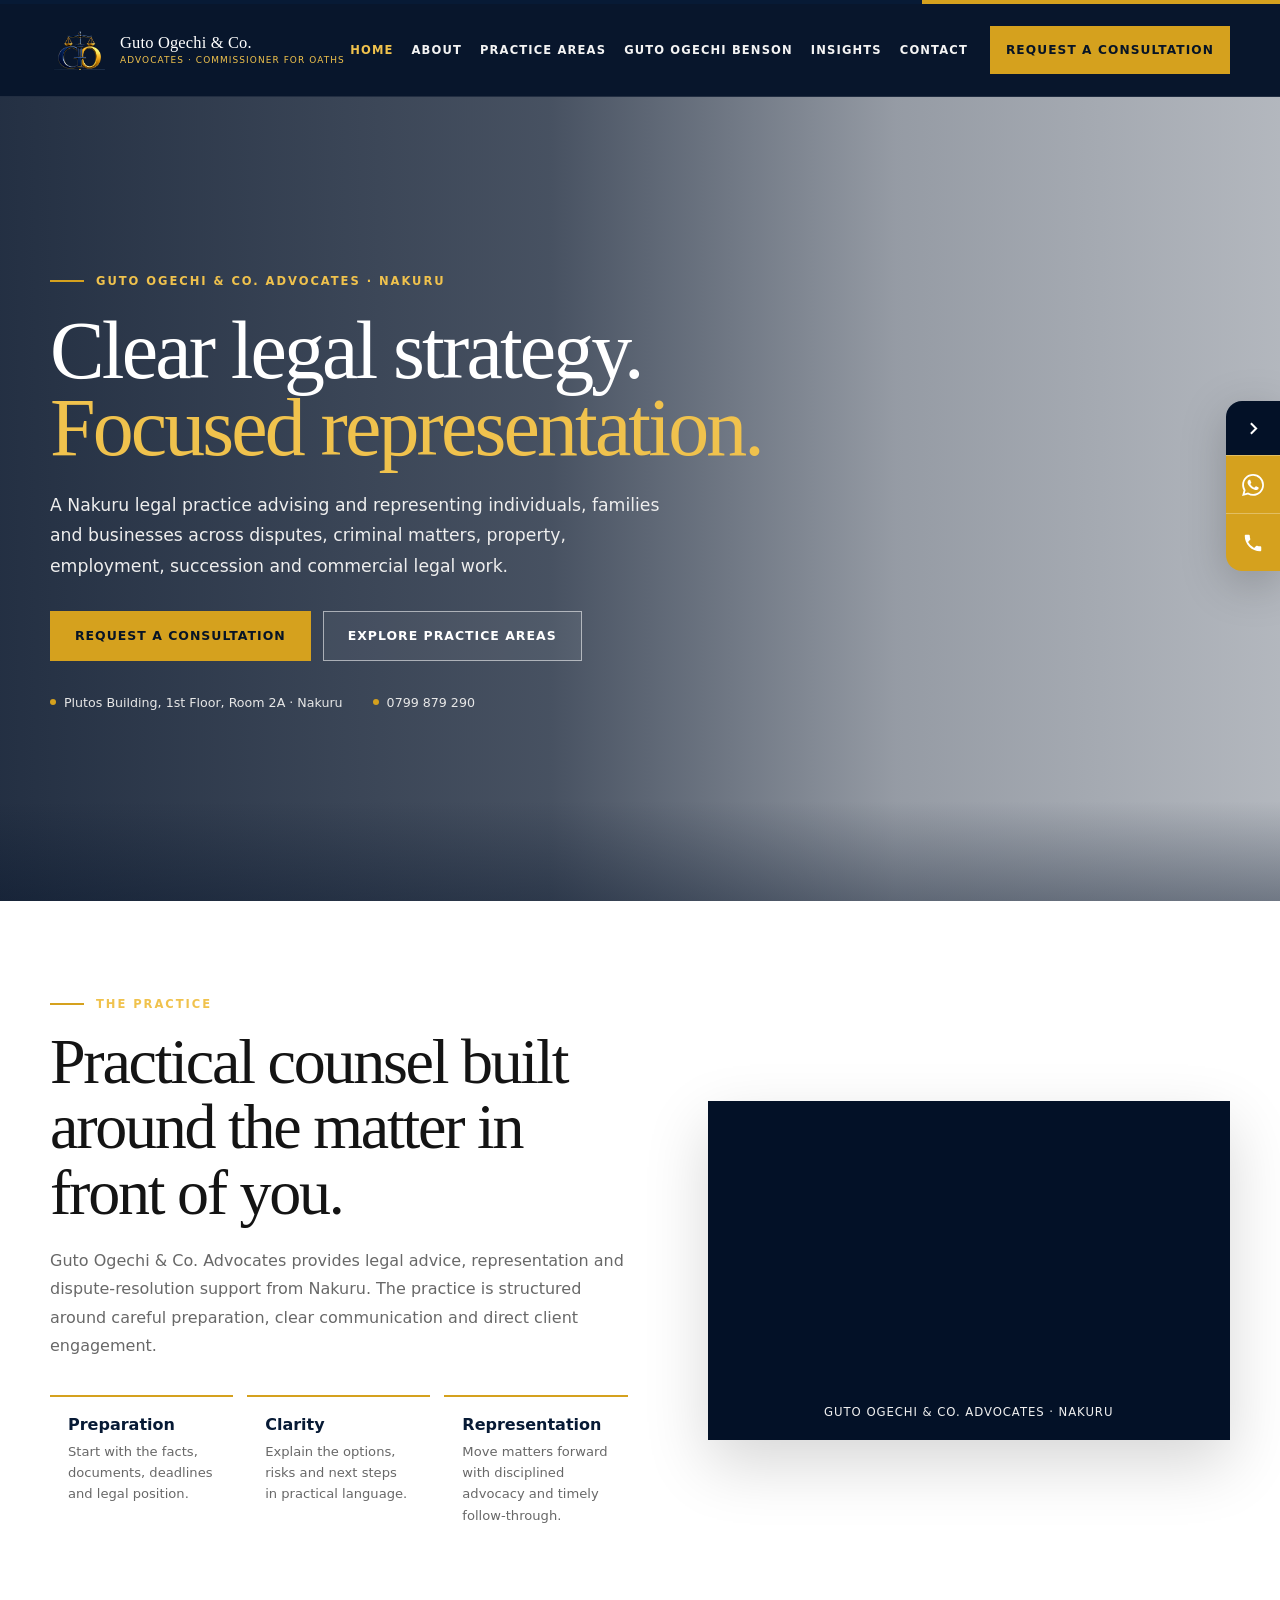
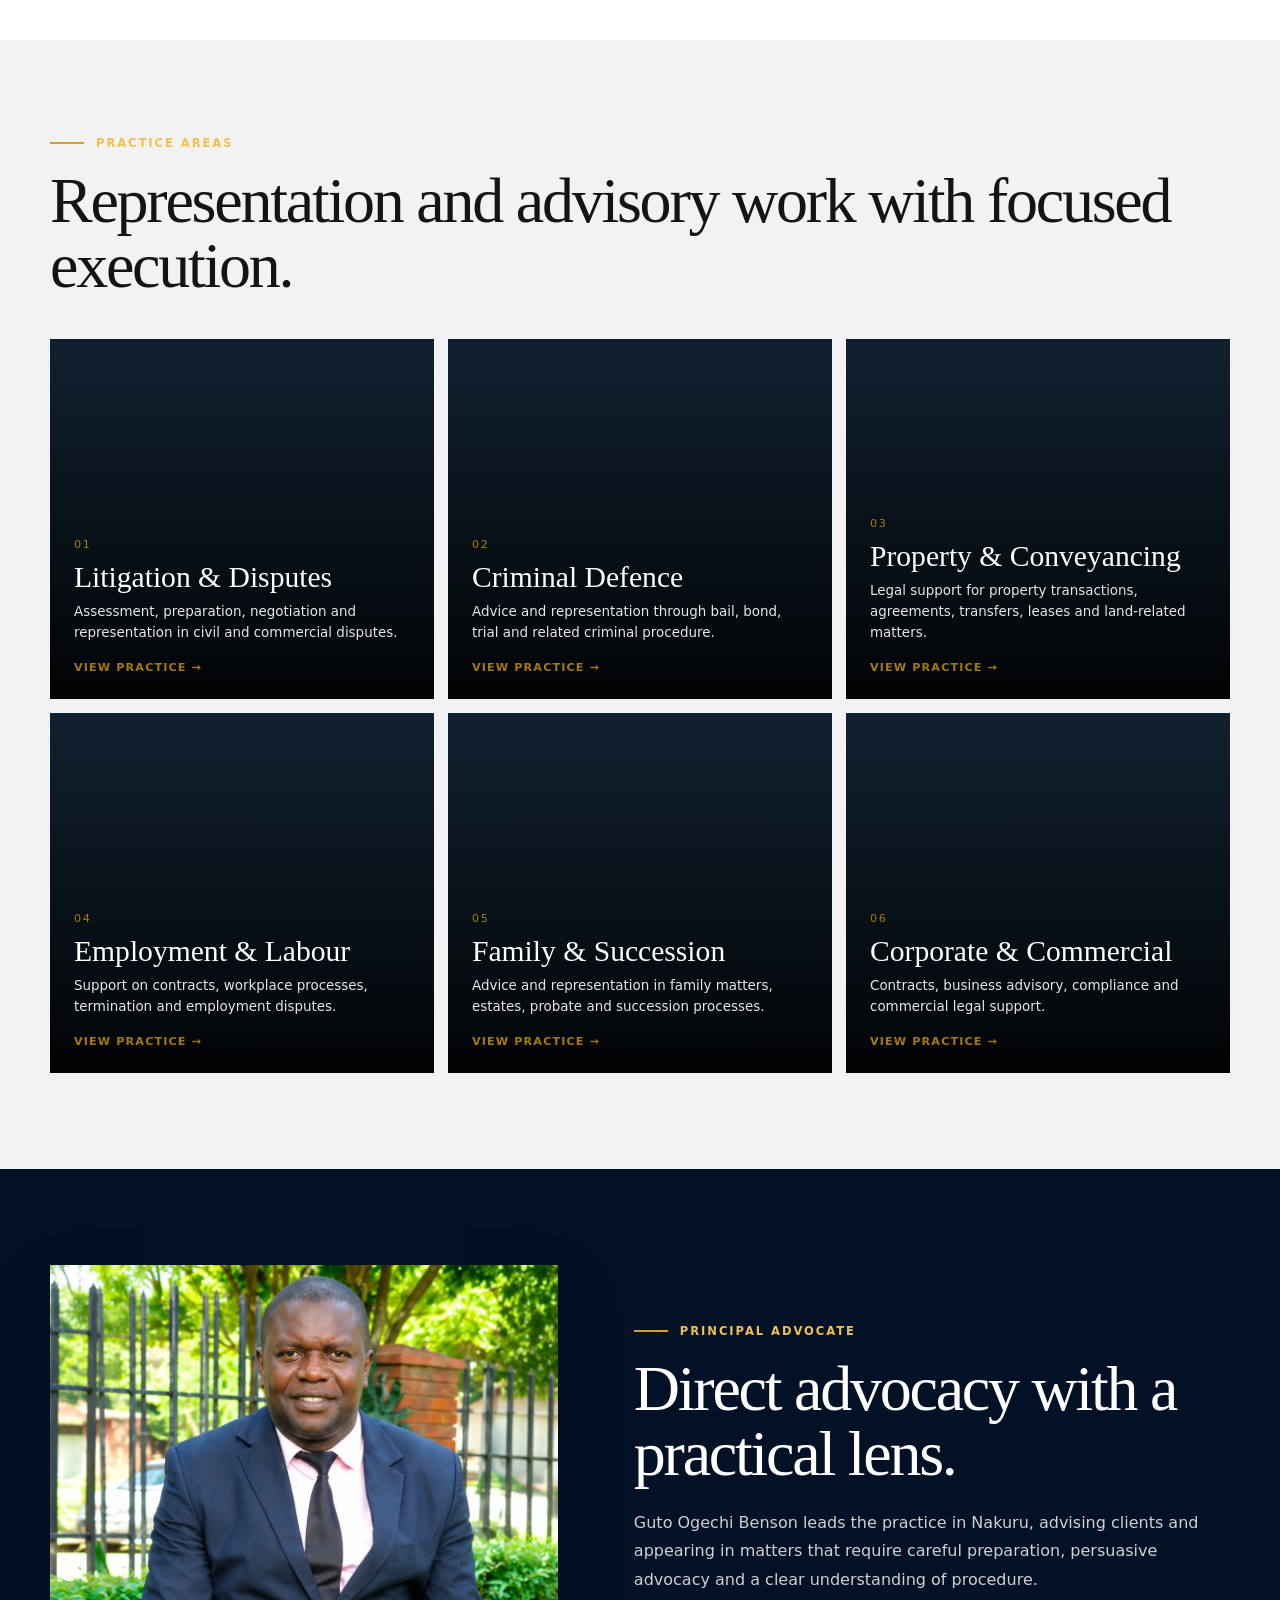
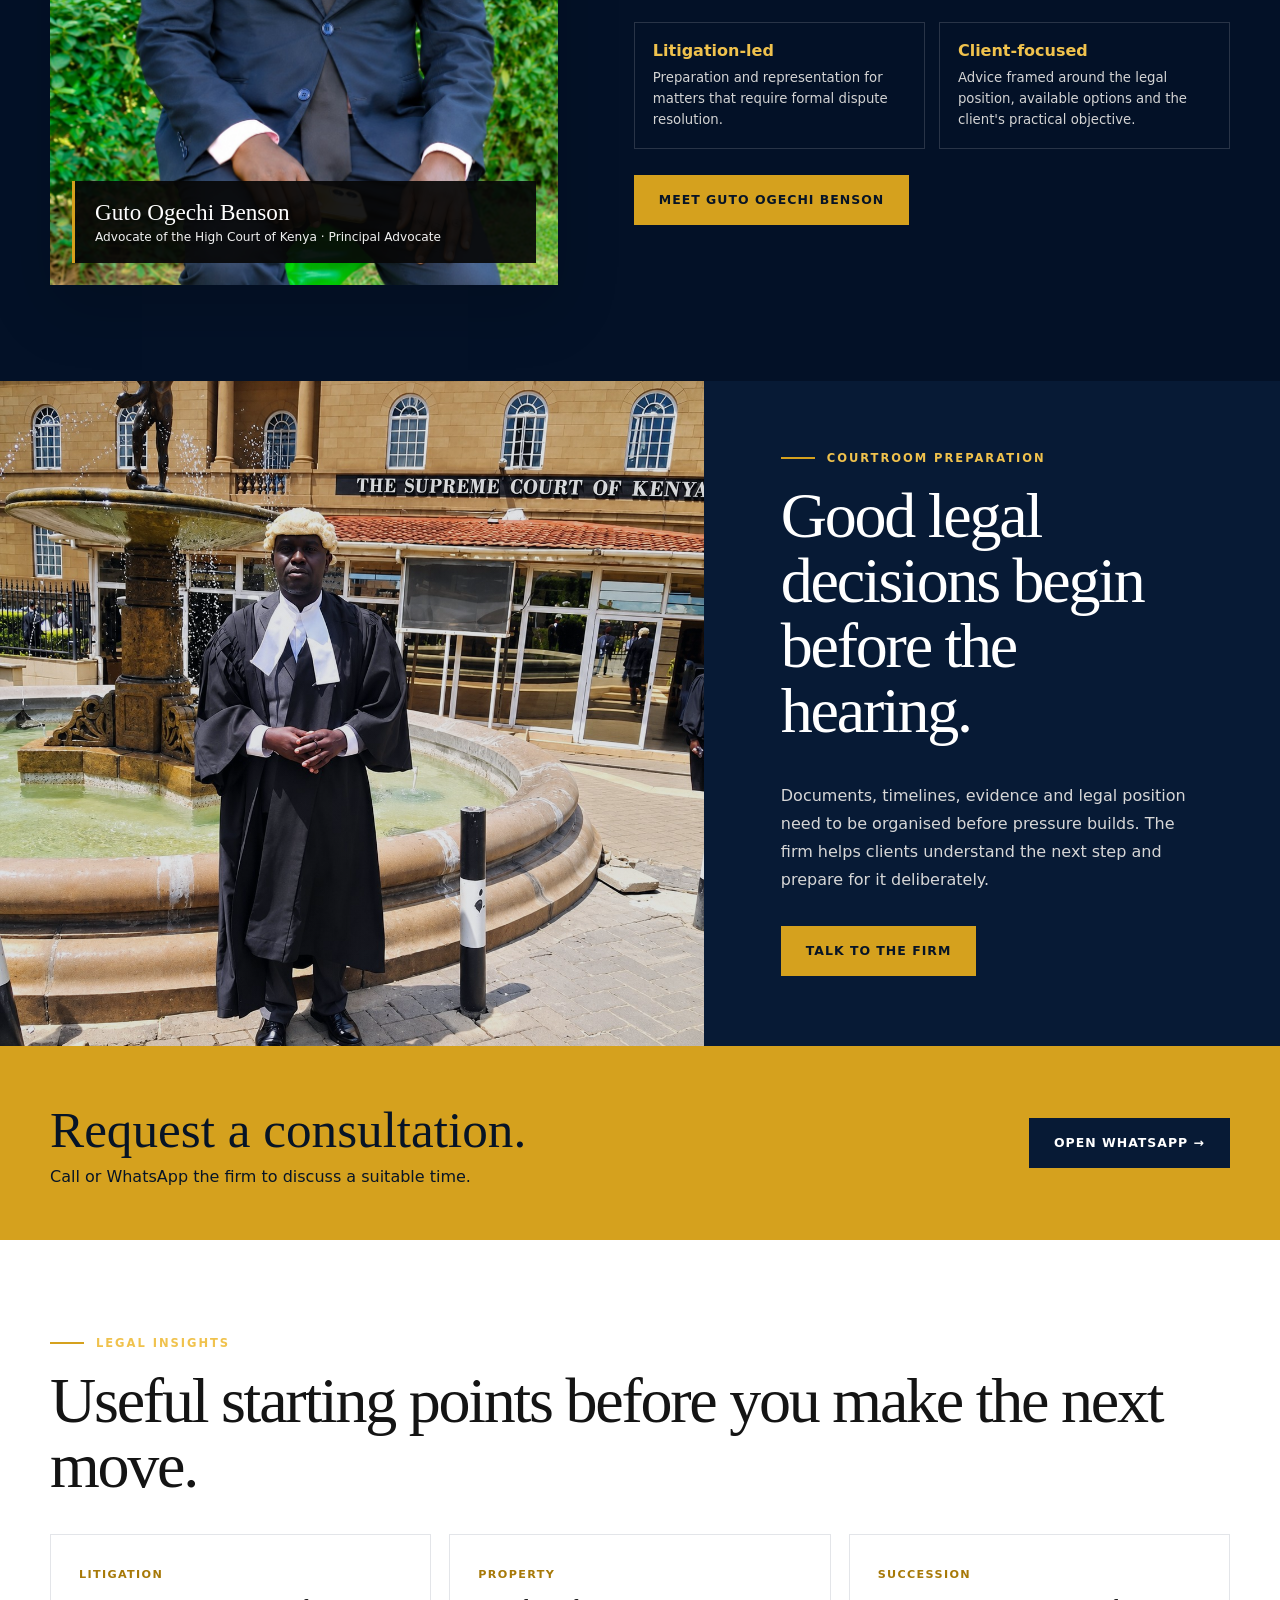
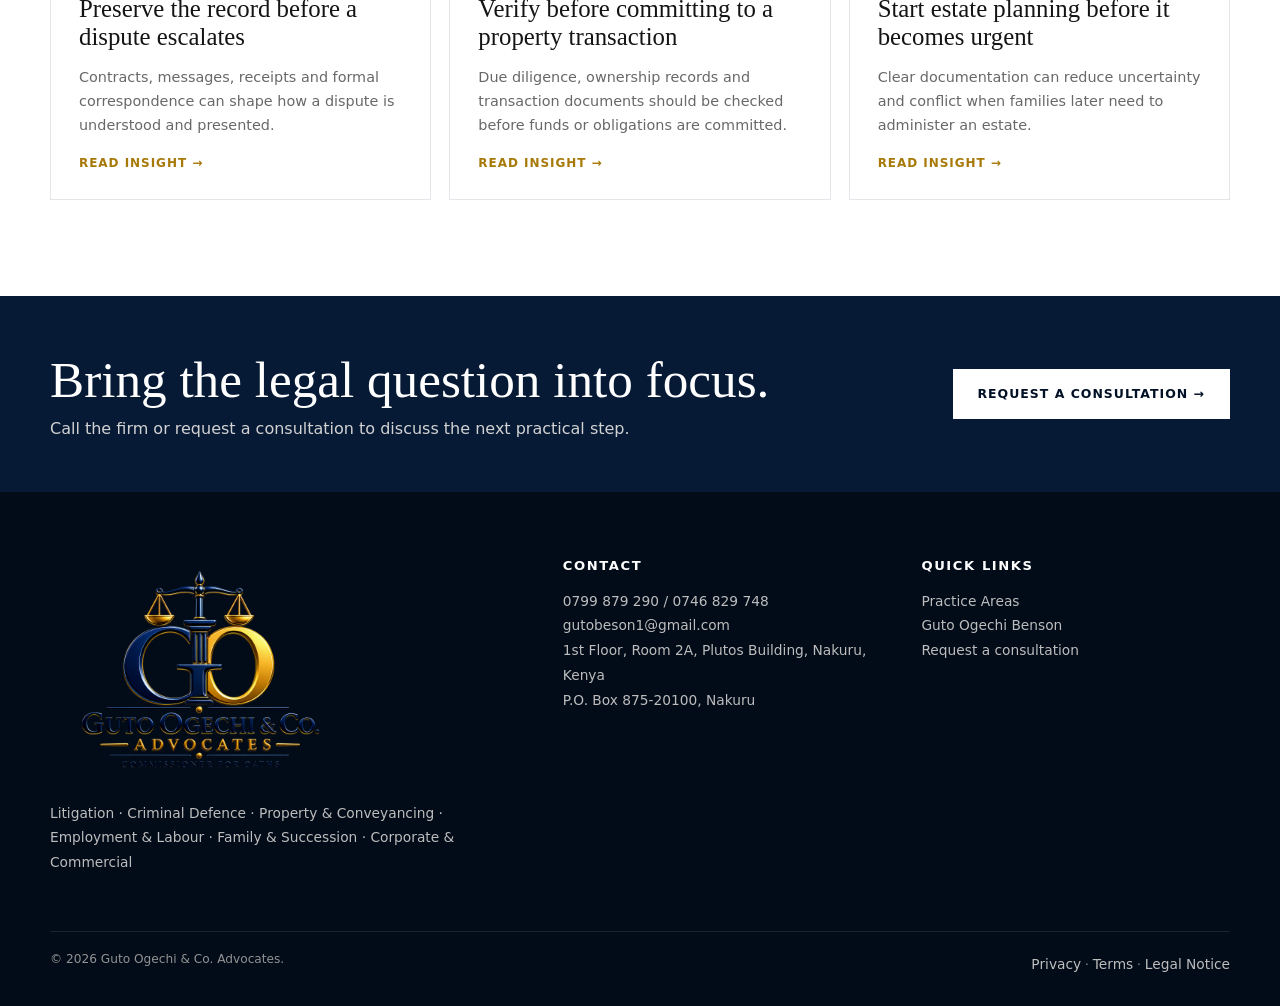
<file: index.html>
<!doctype html><html lang="en-KE"><head><meta charset="utf-8"><meta name="viewport" content="width=device-width,initial-scale=1,viewport-fit=cover"><title>Guto Ogechi &amp; Co. Advocates | Nakuru</title><meta name="description" content="Guto Ogechi &amp; Co. Advocates is a Nakuru law firm providing litigation, criminal defence, property, employment, family, commercial and legal advisory services."><link rel="canonical" href="https://guto-ogechi-company-advocates.vercel.app/"><meta name="theme-color" content="#031127"><meta property="og:type" content="website"><meta property="og:title" content="Guto Ogechi &amp; Co. Advocates | Nakuru"><meta property="og:description" content="Guto Ogechi &amp; Co. Advocates is a Nakuru law firm providing litigation, criminal defence, property, employment, family, commercial and legal advisory services."><meta property="og:url" content="https://guto-ogechi-company-advocates.vercel.app/"><meta property="og:image" content="https://guto-ogechi-company-advocates.vercel.app/images/guto-ogechi-social-card.jpg"><meta name="twitter:card" content="summary_large_image"><link rel="manifest" href="/site.webmanifest"><link rel="icon" href="/images/icon-192.png"><link rel="stylesheet" href="/assets/css/site.css?v=21"><script type="application/ld+json">{"@context": "https://schema.org", "@type": "LegalService", "name": "Guto Ogechi & Co. Advocates", "address": {"@type": "PostalAddress", "streetAddress": "1st Floor, Room 2A, Plutos Building", "addressLocality": "Nakuru", "addressCountry": "KE"}, "postalCode": "20100", "telephone": "+254799879290", "email": "gutobeson1@gmail.com", "url": "https://guto-ogechi-company-advocates.vercel.app", "areaServed": "Kenya"}</script></head><body><div class="topline"></div><header class="site-header"><div class="container nav"><a class="brand" href="/" aria-label="Guto Ogechi & Co. Advocates home"><img class="brand-mark" src="/images/monogram.png" alt=""><span class="brand-name"><b>Guto Ogechi &amp; Co.</b><small>Advocates · Commissioner for Oaths</small></span></a><nav class="nav-links" aria-label="Primary navigation"><a class="active" href="/">Home</a><a class="" href="/about/">About</a><a class="" href="/practice-areas/">Practice Areas</a><a class="" href="/managing-partner/">Guto Ogechi Benson</a><a class="" href="/insights/">Insights</a><a class="" href="/contact/">Contact</a></nav><a class="nav-cta" href="https://wa.me/254799879290" target="_blank" rel="noopener">Request a consultation</a><button class="menu-btn" aria-label="Open menu" aria-expanded="false"><span></span></button></div><nav class="mobile-nav" aria-label="Mobile navigation"><a href="/">Home</a><a href="/about/">About</a><a href="/practice-areas/">Practice Areas</a><a href="/managing-partner/">Guto Ogechi Benson</a><a href="/insights/">Insights</a><a href="/contact/">Contact</a><a href="https://wa.me/254799879290" target="_blank" rel="noopener">Request a consultation</a></nav></header><main><section class="hero"><div class="container"><div class="hero-content"><div class="eyebrow">Guto Ogechi &amp; Co. Advocates · Nakuru</div><h1 class="display">Clear legal strategy.<br><span>Focused representation.</span></h1><p class="lead">A Nakuru legal practice advising and representing individuals, families and businesses across disputes, criminal matters, property, employment, succession and commercial legal work.</p><div class="hero-actions"><a class="btn btn-gold" href="https://wa.me/254799879290" target="_blank" rel="noopener">Request a consultation</a><a class="btn btn-ghost" href="/practice-areas/">Explore practice areas</a></div><div class="hero-meta"><span><i></i>Plutos Building, 1st Floor, Room 2A · Nakuru</span><span><i></i>0799 879 290</span></div></div></div></section>
<section class="section"><div class="container intro-grid"><div><div class="eyebrow">The practice</div><h2 class="section-title">Practical counsel built around the matter in front of you.</h2><p class="section-copy">Guto Ogechi &amp; Co. Advocates provides legal advice, representation and dispute-resolution support from Nakuru. The practice is structured around careful preparation, clear communication and direct client engagement.</p><div class="values"><div class="value"><b>Preparation</b><span>Start with the facts, documents, deadlines and legal position.</span></div><div class="value"><b>Clarity</b><span>Explain the options, risks and next steps in practical language.</span></div><div class="value"><b>Representation</b><span>Move matters forward with disciplined advocacy and timely follow-through.</span></div></div></div><div class="logo-animation"><video src="/assets/media/guto-logo-intro.mp4" autoplay muted loop playsinline preload="metadata" aria-label="Animated Guto Ogechi & Co. Advocates logo"></video><small>GUTO OGECHI &amp; CO. ADVOCATES · NAKURU</small></div></div></section>
<section class="section practice-section"><div class="container"><div class="eyebrow">Practice areas</div><h2 class="section-title">Representation and advisory work with focused execution.</h2><div class="practice-grid">
<a class="practice-card" style="--image:url('https://images.unsplash.com/photo-1589829545856-d10d557cf95f?auto=format&fit=crop&w=1400&q=82')" href="/practice-areas/#litigation"><div class="practice-content"><span class="practice-number">01</span><h3>Litigation &amp; Disputes</h3><p>Assessment, preparation, negotiation and representation in civil and commercial disputes.</p><span class="practice-link">View practice →</span></div></a>
<a class="practice-card" style="--image:url('https://images.unsplash.com/photo-1453873531674-2151bcd01707?auto=format&fit=crop&w=1400&q=82')" href="/practice-areas/#criminal"><div class="practice-content"><span class="practice-number">02</span><h3>Criminal Defence</h3><p>Advice and representation through bail, bond, trial and related criminal procedure.</p><span class="practice-link">View practice →</span></div></a>
<a class="practice-card" style="--image:url('https://images.unsplash.com/photo-1560518883-ce09059eeffa?auto=format&fit=crop&w=1400&q=82')" href="/practice-areas/#property"><div class="practice-content"><span class="practice-number">03</span><h3>Property &amp; Conveyancing</h3><p>Legal support for property transactions, agreements, transfers, leases and land-related matters.</p><span class="practice-link">View practice →</span></div></a>
<a class="practice-card" style="--image:url('https://images.unsplash.com/photo-1521791136064-7986c2920216?auto=format&fit=crop&w=1400&q=82')" href="/practice-areas/#employment"><div class="practice-content"><span class="practice-number">04</span><h3>Employment &amp; Labour</h3><p>Support on contracts, workplace processes, termination and employment disputes.</p><span class="practice-link">View practice →</span></div></a>
<a class="practice-card" style="--image:url('https://images.unsplash.com/photo-1504151932400-72d4384f04b3?auto=format&fit=crop&w=1400&q=82')" href="/practice-areas/#family"><div class="practice-content"><span class="practice-number">05</span><h3>Family &amp; Succession</h3><p>Advice and representation in family matters, estates, probate and succession processes.</p><span class="practice-link">View practice →</span></div></a>
<a class="practice-card" style="--image:url('https://images.unsplash.com/photo-1450101499163-c8848c66ca85?auto=format&fit=crop&w=1400&q=82')" href="/practice-areas/#commercial"><div class="practice-content"><span class="practice-number">06</span><h3>Corporate &amp; Commercial</h3><p>Contracts, business advisory, compliance and commercial legal support.</p><span class="practice-link">View practice →</span></div></a>
</div></div></section>
<section class="section partner-section"><div class="container partner-grid"><div class="partner-visual"><div class="partner-badge"><strong>Guto Ogechi Benson</strong><span>Advocate of the High Court of Kenya · Principal Advocate</span></div></div><div><div class="eyebrow">Principal Advocate</div><h2 class="section-title">Direct advocacy with a practical lens.</h2><p class="section-copy">Guto Ogechi Benson leads the practice in Nakuru, advising clients and appearing in matters that require careful preparation, persuasive advocacy and a clear understanding of procedure.</p><div class="partner-points"><div class="partner-point"><b>Litigation-led</b><span>Preparation and representation for matters that require formal dispute resolution.</span></div><div class="partner-point"><b>Client-focused</b><span>Advice framed around the legal position, available options and the client's practical objective.</span></div></div><div style="margin-top:26px"><a class="btn btn-gold" href="/managing-partner/">Meet Guto Ogechi Benson</a></div></div></div></section>
<section class="image-band"><div class="photo guto-band"></div><div class="copy"><div class="eyebrow">Courtroom preparation</div><h2 class="section-title">Good legal decisions begin before the hearing.</h2><p>Documents, timelines, evidence and legal position need to be organised before pressure builds. The firm helps clients understand the next step and prepare for it deliberately.</p><a class="btn btn-gold" style="align-self:flex-start;margin-top:16px" href="/contact/">Talk to the firm</a></div></section>
<section class="booking-band"><div class="container"><div><h2>Request a consultation.</h2><p>Call or WhatsApp the firm to discuss a suitable time.</p></div><a class="btn btn-navy" href="https://wa.me/254799879290" target="_blank" rel="noopener">Open WhatsApp →</a></div></section>
<section class="section"><div class="container"><div class="eyebrow">Legal insights</div><h2 class="section-title">Useful starting points before you make the next move.</h2><div class="insight-grid"><article class="insight-card"><span class="tag">Litigation</span><h3>Preserve the record before a dispute escalates</h3><p>Contracts, messages, receipts and formal correspondence can shape how a dispute is understood and presented.</p><a href="/insights/">Read insight →</a></article><article class="insight-card"><span class="tag">Property</span><h3>Verify before committing to a property transaction</h3><p>Due diligence, ownership records and transaction documents should be checked before funds or obligations are committed.</p><a href="/insights/">Read insight →</a></article><article class="insight-card"><span class="tag">Succession</span><h3>Start estate planning before it becomes urgent</h3><p>Clear documentation can reduce uncertainty and conflict when families later need to administer an estate.</p><a href="/insights/">Read insight →</a></article></div></div></section></main><aside class="contact-rail" aria-label="Quick contact"><button class="rail-toggle" aria-label="Expand or collapse quick contact"><svg viewBox="0 0 24 24" aria-hidden="true"><path d="M9 18l6-6-6-6"/></svg></button><div class="rail-actions"><a href="https://wa.me/254799879290" target="_blank" rel="noopener" aria-label="WhatsApp Guto Ogechi & Co. Advocates"><svg viewBox="0 0 24 24" aria-hidden="true"><path d="M20.52 3.48A11.82 11.82 0 0 0 12.09 0C5.53 0 .2 5.32.2 11.87c0 2.09.55 4.13 1.6 5.93L.1 24l6.36-1.67a11.9 11.9 0 0 0 5.62 1.43h.01c6.55 0 11.88-5.33 11.88-11.88 0-3.17-1.23-6.15-3.45-8.4Zm-8.43 18.27h-.01a9.86 9.86 0 0 1-5.03-1.38l-.36-.21-3.77.99 1.01-3.67-.24-.38a9.83 9.83 0 0 1-1.51-5.23c0-5.46 4.45-9.9 9.92-9.9a9.84 9.84 0 0 1 7.01 2.91 9.83 9.83 0 0 1 2.9 7.01c0 5.46-4.45 9.86-9.92 9.86Zm5.44-7.41c-.3-.15-1.76-.87-2.03-.97-.27-.1-.47-.15-.67.15-.2.3-.77.97-.94 1.17-.17.2-.35.22-.65.07-.3-.15-1.26-.46-2.4-1.48-.89-.79-1.49-1.77-1.66-2.07-.17-.3-.02-.46.13-.61.13-.13.3-.35.45-.52.15-.17.2-.3.3-.5.1-.2.05-.37-.02-.52-.08-.15-.67-1.61-.92-2.21-.24-.58-.49-.5-.67-.51h-.57c-.2 0-.52.07-.79.37-.27.3-1.04 1.02-1.04 2.48s1.07 2.88 1.22 3.08c.15.2 2.1 3.21 5.09 4.5.71.31 1.27.49 1.7.63.72.23 1.37.2 1.88.12.57-.08 1.76-.72 2.01-1.42.25-.7.25-1.3.17-1.42-.07-.13-.27-.2-.57-.35Z"/></svg></a><a href="tel:+254799879290" aria-label="Call Guto Ogechi & Co. Advocates"><svg viewBox="0 0 24 24" aria-hidden="true"><path d="M6.62 10.79a15.5 15.5 0 0 0 6.59 6.59l2.2-2.2a1 1 0 0 1 1.02-.24c1.12.37 2.33.57 3.57.57a1 1 0 0 1 1 1V20a1 1 0 0 1-1 1C10.61 21 3 13.39 3 4a1 1 0 0 1 1-1h3.5a1 1 0 0 1 1 1c0 1.25.2 2.45.57 3.57a1 1 0 0 1-.25 1.02l-2.2 2.2Z"/></svg></a></div></aside><section class="cta-strip"><div class="container"><div><h2>Bring the legal question into focus.</h2><p>Call the firm or request a consultation to discuss the next practical step.</p></div><a class="btn btn-light" href="https://wa.me/254799879290" target="_blank" rel="noopener">Request a consultation →</a></div></section><footer class="footer"><div class="container"><div class="footer-grid"><div><div class="footer-brand"><img src="/images/logo-transparent.png" alt="Guto Ogechi & Co. Advocates"></div><p>Litigation · Criminal Defence · Property & Conveyancing · Employment & Labour · Family & Succession · Corporate & Commercial</p></div><div><h4>Contact</h4><p><a href="tel:+254799879290">0799 879 290</a> / <a href="tel:+254746829748">0746 829 748</a><br><a href="mailto:gutobeson1@gmail.com">gutobeson1@gmail.com</a><br>1st Floor, Room 2A, Plutos Building, Nakuru, Kenya<br>P.O. Box 875-20100, Nakuru</p></div><div><h4>Quick links</h4><p><a href="/practice-areas/">Practice Areas</a><br><a href="/managing-partner/">Guto Ogechi Benson</a><br><a href="https://wa.me/254799879290" target="_blank" rel="noopener">Request a consultation</a></p></div></div><div class="footer-bottom"><span>© 2026 Guto Ogechi & Co. Advocates.</span><span><a href="/privacy/">Privacy</a> · <a href="/terms/">Terms</a> · <a href="/legal-notice/">Legal Notice</a></span></div></div></footer><script src="/assets/js/site.js?v=21" defer></script></body></html>
</file>
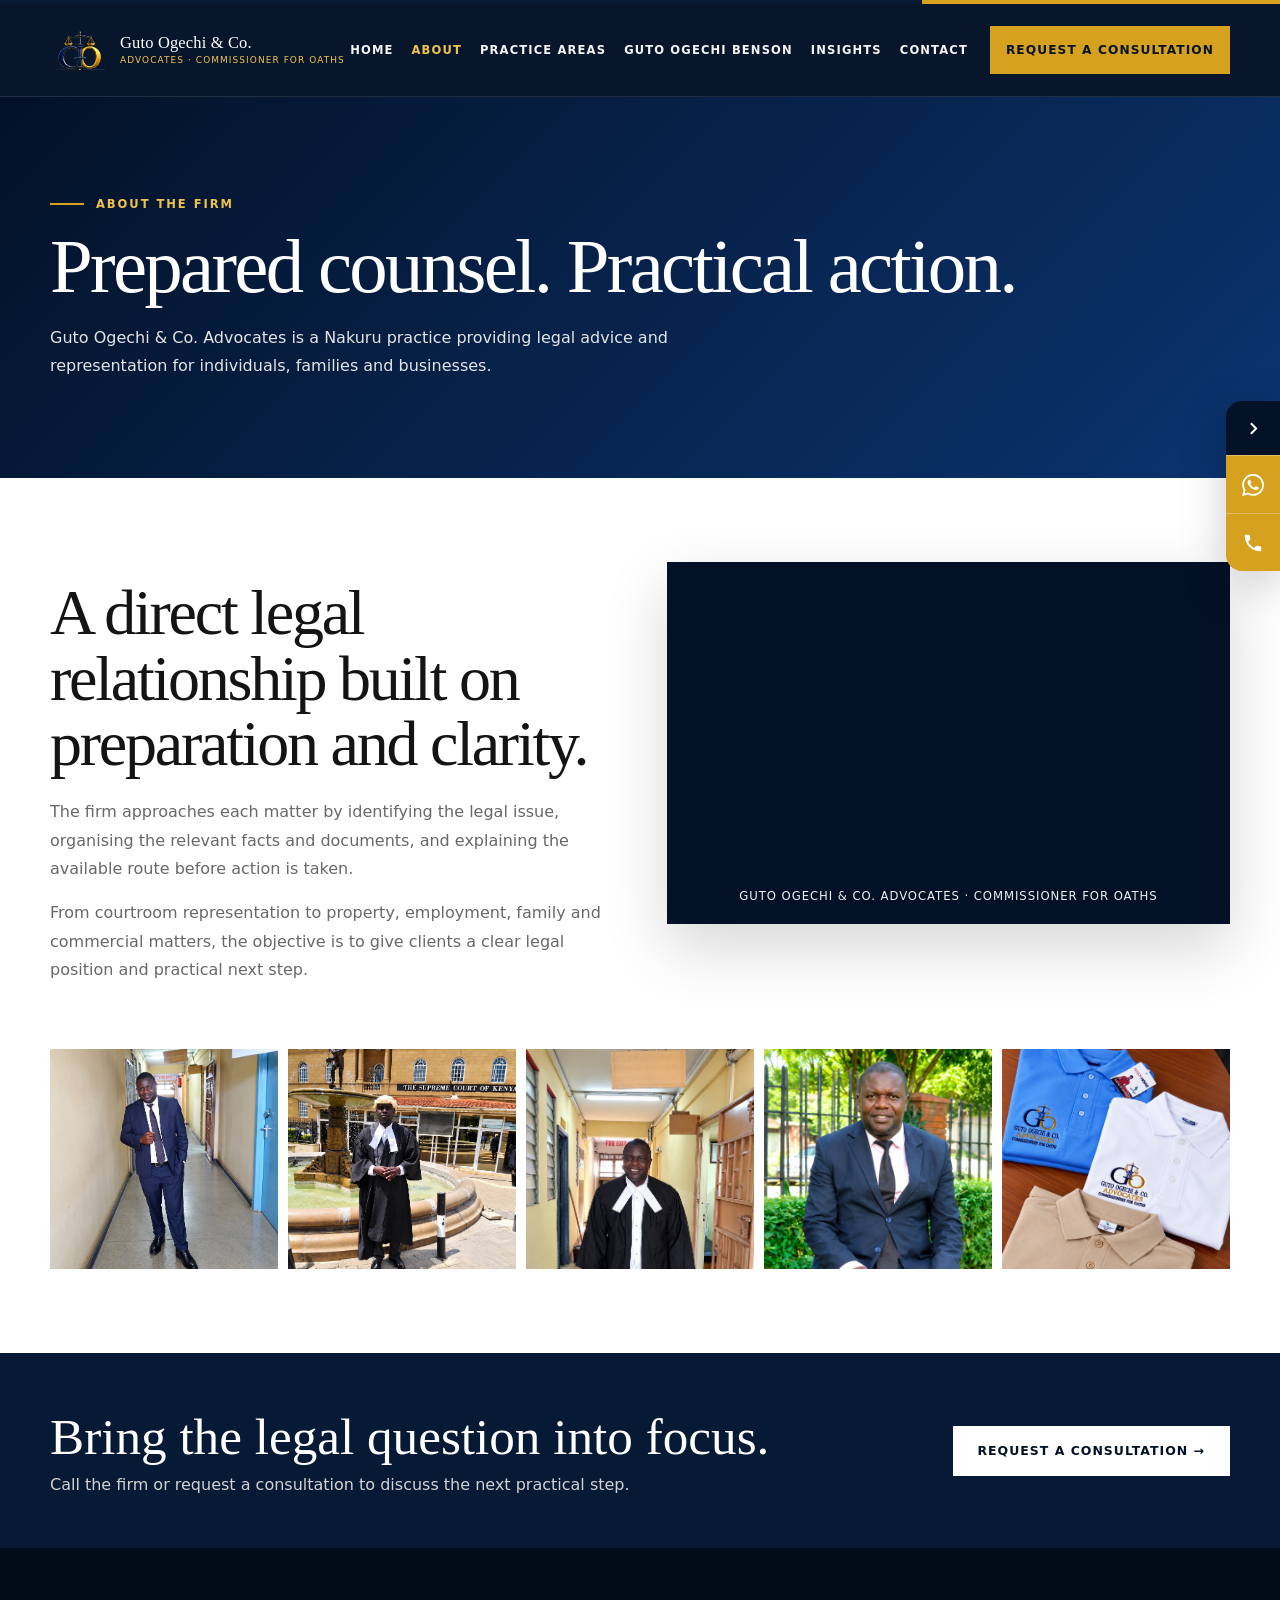
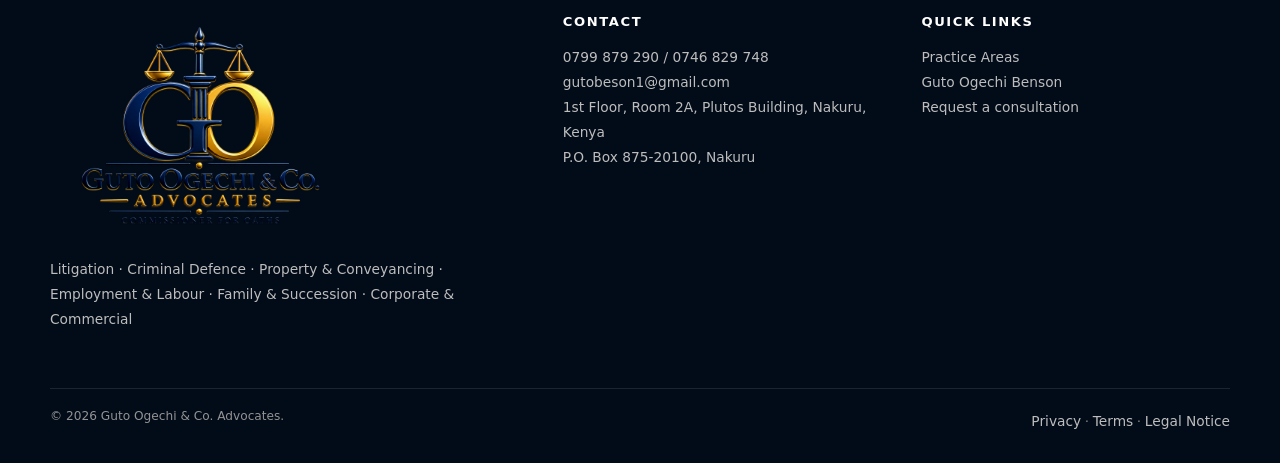
<file: about/index.html>
<!doctype html><html lang="en-KE"><head><meta charset="utf-8"><meta name="viewport" content="width=device-width,initial-scale=1,viewport-fit=cover"><title>About | Guto Ogechi &amp; Co. Advocates</title><meta name="description" content="Learn about Guto Ogechi &amp; Co. Advocates, a Nakuru legal practice."><link rel="canonical" href="https://guto-ogechi-company-advocates.vercel.app/about/"><meta name="theme-color" content="#031127"><meta property="og:type" content="website"><meta property="og:title" content="About | Guto Ogechi &amp; Co. Advocates"><meta property="og:description" content="Learn about Guto Ogechi &amp; Co. Advocates, a Nakuru legal practice."><meta property="og:url" content="https://guto-ogechi-company-advocates.vercel.app/about/"><meta property="og:image" content="https://guto-ogechi-company-advocates.vercel.app/images/guto-ogechi-social-card.jpg"><meta name="twitter:card" content="summary_large_image"><link rel="manifest" href="/site.webmanifest"><link rel="icon" href="/images/icon-192.png"><link rel="stylesheet" href="/assets/css/site.css?v=21"><script type="application/ld+json">{"@context": "https://schema.org", "@type": "LegalService", "name": "Guto Ogechi & Co. Advocates", "address": {"@type": "PostalAddress", "streetAddress": "1st Floor, Room 2A, Plutos Building", "addressLocality": "Nakuru", "addressCountry": "KE"}, "postalCode": "20100", "telephone": "+254799879290", "email": "gutobeson1@gmail.com", "url": "https://guto-ogechi-company-advocates.vercel.app", "areaServed": "Kenya"}</script></head><body><div class="topline"></div><header class="site-header"><div class="container nav"><a class="brand" href="/" aria-label="Guto Ogechi & Co. Advocates home"><img class="brand-mark" src="/images/monogram.png" alt=""><span class="brand-name"><b>Guto Ogechi &amp; Co.</b><small>Advocates · Commissioner for Oaths</small></span></a><nav class="nav-links" aria-label="Primary navigation"><a class="" href="/">Home</a><a class="active" href="/about/">About</a><a class="" href="/practice-areas/">Practice Areas</a><a class="" href="/managing-partner/">Guto Ogechi Benson</a><a class="" href="/insights/">Insights</a><a class="" href="/contact/">Contact</a></nav><a class="nav-cta" href="https://wa.me/254799879290" target="_blank" rel="noopener">Request a consultation</a><button class="menu-btn" aria-label="Open menu" aria-expanded="false"><span></span></button></div><nav class="mobile-nav" aria-label="Mobile navigation"><a href="/">Home</a><a href="/about/">About</a><a href="/practice-areas/">Practice Areas</a><a href="/managing-partner/">Guto Ogechi Benson</a><a href="/insights/">Insights</a><a href="/contact/">Contact</a><a href="https://wa.me/254799879290" target="_blank" rel="noopener">Request a consultation</a></nav></header><main><section class="page-hero"><div class="container"><div class="eyebrow">About the firm</div><h1 class="page-title">Prepared counsel. Practical action.</h1><p>Guto Ogechi & Co. Advocates is a Nakuru practice providing legal advice and representation for individuals, families and businesses.</p></div></section><section class="page-main"><div class="container two-col"><div><h2 class="section-title">A direct legal relationship built on preparation and clarity.</h2><p class="section-copy">The firm approaches each matter by identifying the legal issue, organising the relevant facts and documents, and explaining the available route before action is taken.</p><p class="section-copy">From courtroom representation to property, employment, family and commercial matters, the objective is to give clients a clear legal position and practical next step.</p></div><div class="logo-animation"><video src="/assets/media/guto-logo-intro.mp4" autoplay muted loop playsinline preload="metadata"></video><small>GUTO OGECHI &amp; CO. ADVOCATES · COMMISSIONER FOR OATHS</small></div></div><div class="container profile-gallery compact-gallery"><img src="/assets/media/guto-hallway.jpg" alt="Guto Ogechi Benson professional portrait"><img src="/assets/media/guto-supreme.jpg" alt="Guto Ogechi Benson at the Supreme Court of Kenya"><img src="/assets/media/guto-barrister.jpg" alt="Guto Ogechi Benson in court attire"><img src="/assets/media/guto-garden.jpg" alt="Guto Ogechi Benson portrait"><img src="/assets/media/guto-polo.jpg" alt="Guto Ogechi & Co. Advocates branded apparel"></div></section></main><aside class="contact-rail" aria-label="Quick contact"><button class="rail-toggle" aria-label="Expand or collapse quick contact"><svg viewBox="0 0 24 24" aria-hidden="true"><path d="M9 18l6-6-6-6"/></svg></button><div class="rail-actions"><a href="https://wa.me/254799879290" target="_blank" rel="noopener" aria-label="WhatsApp Guto Ogechi & Co. Advocates"><svg viewBox="0 0 24 24" aria-hidden="true"><path d="M20.52 3.48A11.82 11.82 0 0 0 12.09 0C5.53 0 .2 5.32.2 11.87c0 2.09.55 4.13 1.6 5.93L.1 24l6.36-1.67a11.9 11.9 0 0 0 5.62 1.43h.01c6.55 0 11.88-5.33 11.88-11.88 0-3.17-1.23-6.15-3.45-8.4Zm-8.43 18.27h-.01a9.86 9.86 0 0 1-5.03-1.38l-.36-.21-3.77.99 1.01-3.67-.24-.38a9.83 9.83 0 0 1-1.51-5.23c0-5.46 4.45-9.9 9.92-9.9a9.84 9.84 0 0 1 7.01 2.91 9.83 9.83 0 0 1 2.9 7.01c0 5.46-4.45 9.86-9.92 9.86Zm5.44-7.41c-.3-.15-1.76-.87-2.03-.97-.27-.1-.47-.15-.67.15-.2.3-.77.97-.94 1.17-.17.2-.35.22-.65.07-.3-.15-1.26-.46-2.4-1.48-.89-.79-1.49-1.77-1.66-2.07-.17-.3-.02-.46.13-.61.13-.13.3-.35.45-.52.15-.17.2-.3.3-.5.1-.2.05-.37-.02-.52-.08-.15-.67-1.61-.92-2.21-.24-.58-.49-.5-.67-.51h-.57c-.2 0-.52.07-.79.37-.27.3-1.04 1.02-1.04 2.48s1.07 2.88 1.22 3.08c.15.2 2.1 3.21 5.09 4.5.71.31 1.27.49 1.7.63.72.23 1.37.2 1.88.12.57-.08 1.76-.72 2.01-1.42.25-.7.25-1.3.17-1.42-.07-.13-.27-.2-.57-.35Z"/></svg></a><a href="tel:+254799879290" aria-label="Call Guto Ogechi & Co. Advocates"><svg viewBox="0 0 24 24" aria-hidden="true"><path d="M6.62 10.79a15.5 15.5 0 0 0 6.59 6.59l2.2-2.2a1 1 0 0 1 1.02-.24c1.12.37 2.33.57 3.57.57a1 1 0 0 1 1 1V20a1 1 0 0 1-1 1C10.61 21 3 13.39 3 4a1 1 0 0 1 1-1h3.5a1 1 0 0 1 1 1c0 1.25.2 2.45.57 3.57a1 1 0 0 1-.25 1.02l-2.2 2.2Z"/></svg></a></div></aside><section class="cta-strip"><div class="container"><div><h2>Bring the legal question into focus.</h2><p>Call the firm or request a consultation to discuss the next practical step.</p></div><a class="btn btn-light" href="https://wa.me/254799879290" target="_blank" rel="noopener">Request a consultation →</a></div></section><footer class="footer"><div class="container"><div class="footer-grid"><div><div class="footer-brand"><img src="/images/logo-transparent.png" alt="Guto Ogechi & Co. Advocates"></div><p>Litigation · Criminal Defence · Property & Conveyancing · Employment & Labour · Family & Succession · Corporate & Commercial</p></div><div><h4>Contact</h4><p><a href="tel:+254799879290">0799 879 290</a> / <a href="tel:+254746829748">0746 829 748</a><br><a href="mailto:gutobeson1@gmail.com">gutobeson1@gmail.com</a><br>1st Floor, Room 2A, Plutos Building, Nakuru, Kenya<br>P.O. Box 875-20100, Nakuru</p></div><div><h4>Quick links</h4><p><a href="/practice-areas/">Practice Areas</a><br><a href="/managing-partner/">Guto Ogechi Benson</a><br><a href="https://wa.me/254799879290" target="_blank" rel="noopener">Request a consultation</a></p></div></div><div class="footer-bottom"><span>© 2026 Guto Ogechi & Co. Advocates.</span><span><a href="/privacy/">Privacy</a> · <a href="/terms/">Terms</a> · <a href="/legal-notice/">Legal Notice</a></span></div></div></footer><script src="/assets/js/site.js?v=21" defer></script></body></html>
</file>
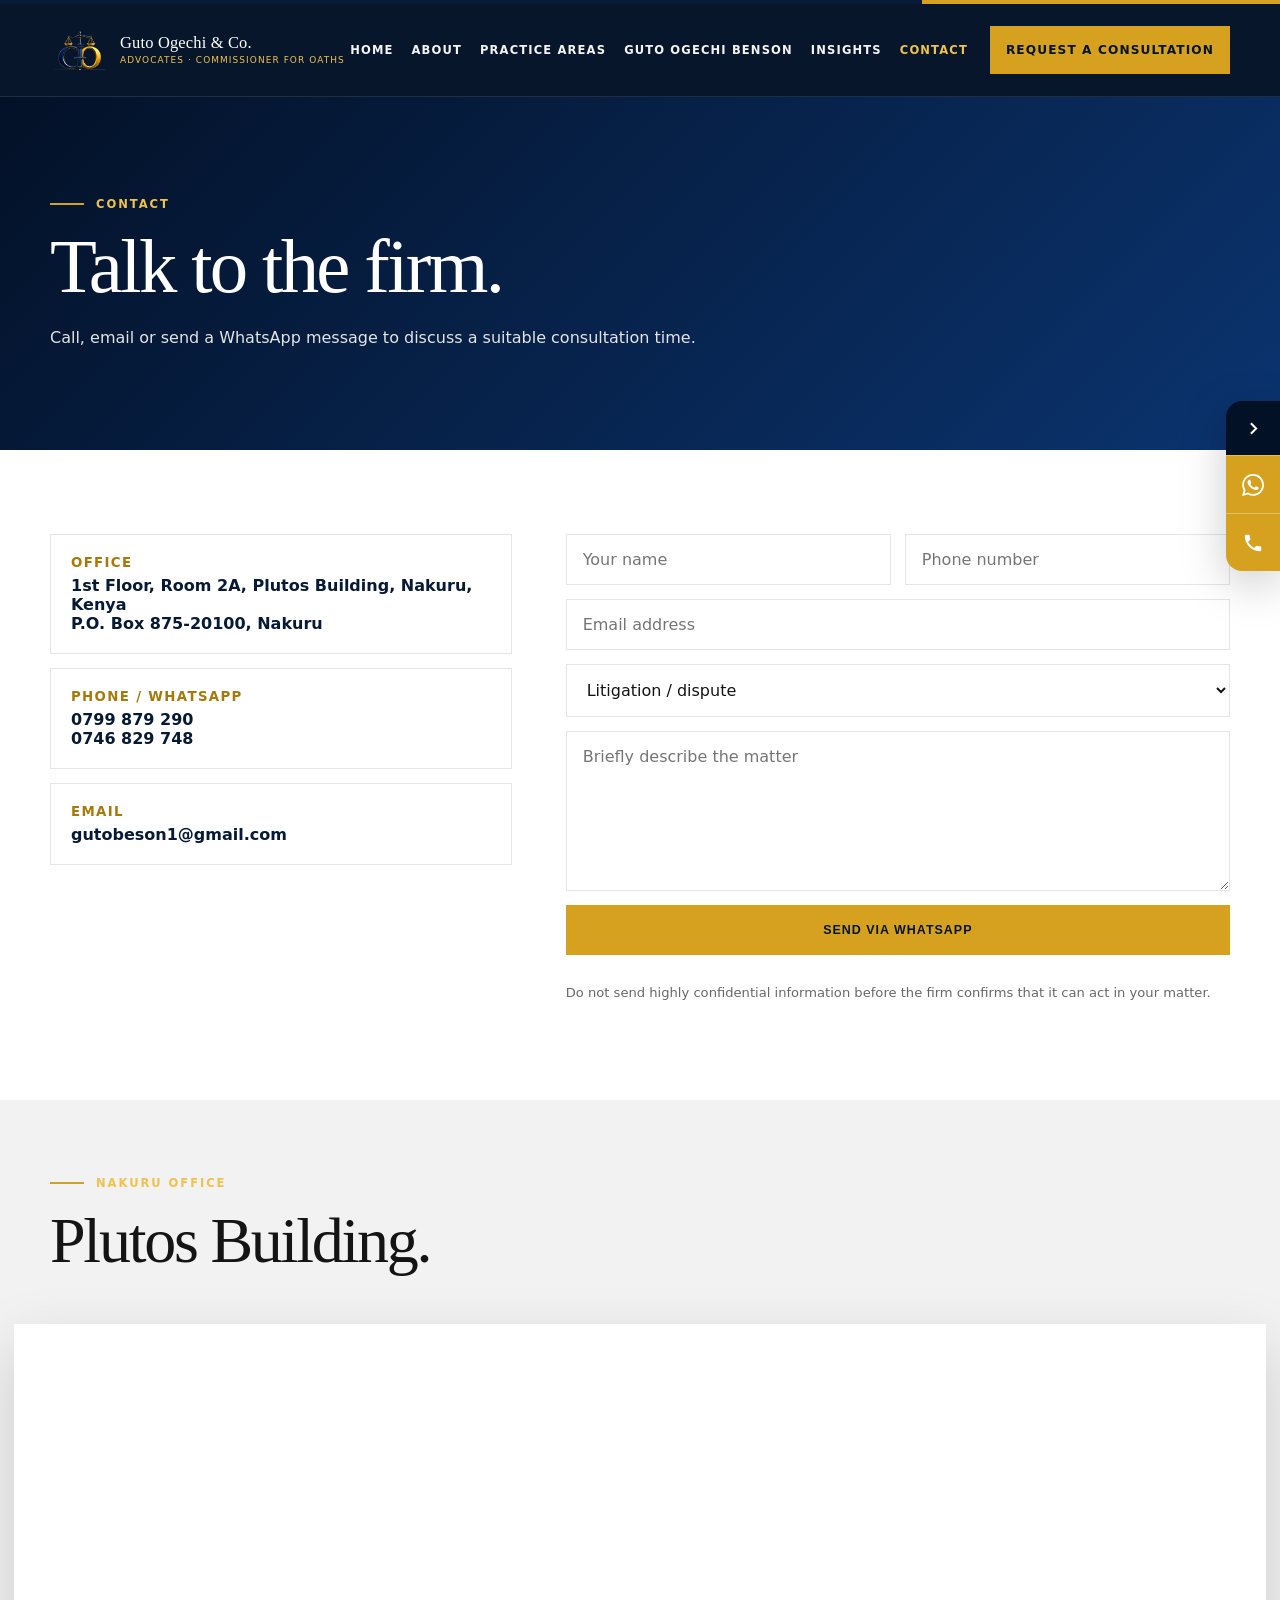
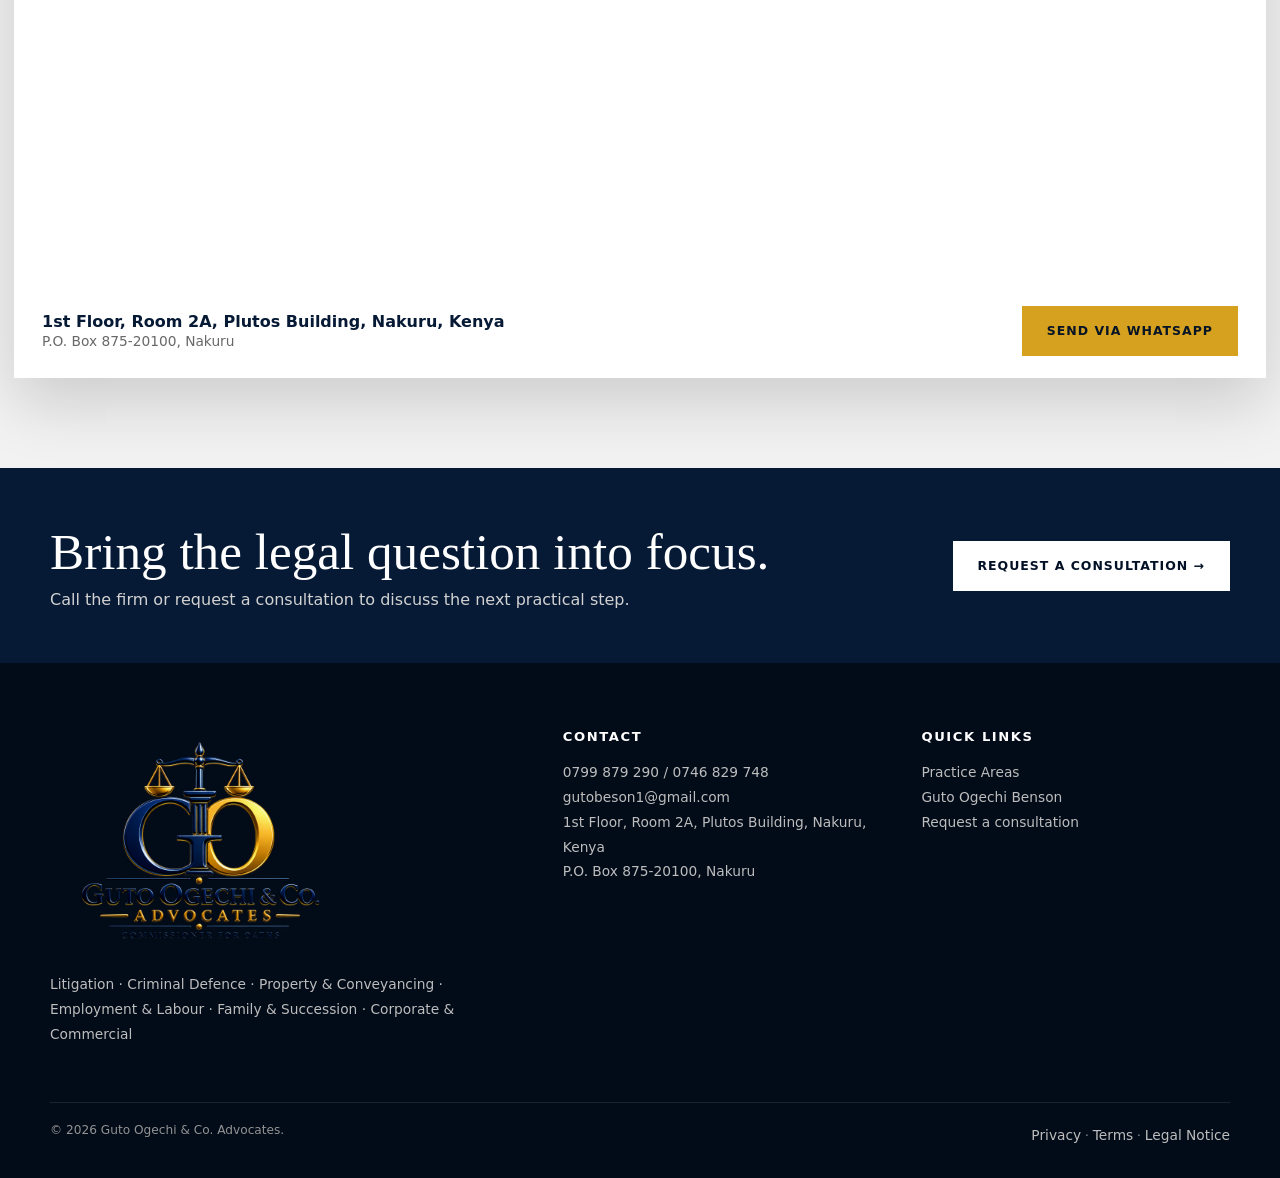
<file: contact/index.html>
<!doctype html><html lang="en-KE"><head><meta charset="utf-8"><meta name="viewport" content="width=device-width,initial-scale=1,viewport-fit=cover"><title>Contact | Guto Ogechi &amp; Co. Advocates</title><meta name="description" content="Contact Guto Ogechi &amp; Co. Advocates at Plutos Building in Nakuru."><link rel="canonical" href="https://guto-ogechi-company-advocates.vercel.app/contact/"><meta name="theme-color" content="#031127"><meta property="og:type" content="website"><meta property="og:title" content="Contact | Guto Ogechi &amp; Co. Advocates"><meta property="og:description" content="Contact Guto Ogechi &amp; Co. Advocates at Plutos Building in Nakuru."><meta property="og:url" content="https://guto-ogechi-company-advocates.vercel.app/contact/"><meta property="og:image" content="https://guto-ogechi-company-advocates.vercel.app/images/guto-ogechi-social-card.jpg"><meta name="twitter:card" content="summary_large_image"><link rel="manifest" href="/site.webmanifest"><link rel="icon" href="/images/icon-192.png"><link rel="stylesheet" href="/assets/css/site.css?v=21"><script type="application/ld+json">{"@context": "https://schema.org", "@type": "LegalService", "name": "Guto Ogechi & Co. Advocates", "address": {"@type": "PostalAddress", "streetAddress": "1st Floor, Room 2A, Plutos Building", "addressLocality": "Nakuru", "addressCountry": "KE"}, "postalCode": "20100", "telephone": "+254799879290", "email": "gutobeson1@gmail.com", "url": "https://guto-ogechi-company-advocates.vercel.app", "areaServed": "Kenya"}</script></head><body><div class="topline"></div><header class="site-header"><div class="container nav"><a class="brand" href="/" aria-label="Guto Ogechi & Co. Advocates home"><img class="brand-mark" src="/images/monogram.png" alt=""><span class="brand-name"><b>Guto Ogechi &amp; Co.</b><small>Advocates · Commissioner for Oaths</small></span></a><nav class="nav-links" aria-label="Primary navigation"><a class="" href="/">Home</a><a class="" href="/about/">About</a><a class="" href="/practice-areas/">Practice Areas</a><a class="" href="/managing-partner/">Guto Ogechi Benson</a><a class="" href="/insights/">Insights</a><a class="active" href="/contact/">Contact</a></nav><a class="nav-cta" href="https://wa.me/254799879290" target="_blank" rel="noopener">Request a consultation</a><button class="menu-btn" aria-label="Open menu" aria-expanded="false"><span></span></button></div><nav class="mobile-nav" aria-label="Mobile navigation"><a href="/">Home</a><a href="/about/">About</a><a href="/practice-areas/">Practice Areas</a><a href="/managing-partner/">Guto Ogechi Benson</a><a href="/insights/">Insights</a><a href="/contact/">Contact</a><a href="https://wa.me/254799879290" target="_blank" rel="noopener">Request a consultation</a></nav></header><main><section class="page-hero"><div class="container"><div class="eyebrow">Contact</div><h1 class="page-title">Talk to the firm.</h1><p>Call, email or send a WhatsApp message to discuss a suitable consultation time.</p></div></section><section class="page-main"><div class="container contact-grid"><div><div class="contact-list"><div class="contact-item"><small>Office</small><span>1st Floor, Room 2A, Plutos Building, Nakuru, Kenya<br>P.O. Box 875-20100, Nakuru</span></div><div class="contact-item"><small>Phone / WhatsApp</small><a href="tel:+254799879290">0799 879 290</a><br><a href="tel:+254746829748">0746 829 748</a></div><div class="contact-item"><small>Email</small><a href="mailto:gutobeson1@gmail.com">gutobeson1@gmail.com</a></div></div></div><form class="contact-form" data-contact-form><input name="name" placeholder="Your name" required><input name="phone" placeholder="Phone number"><input class="full" type="email" name="email" placeholder="Email address"><select class="full" name="matter"><option>Litigation / dispute</option><option>Criminal matter</option><option>Property / conveyancing</option><option>Employment / labour</option><option>Family / succession</option><option>Commercial / corporate</option><option>Other legal matter</option></select><textarea class="full" name="message" placeholder="Briefly describe the matter"></textarea><button class="btn btn-gold full" type="submit">Send via WhatsApp</button><p class="small-note full">Do not send highly confidential information before the firm confirms that it can act in your matter.</p></form></div></section><section class="map-wrap"><div class="container map-head"><div class="eyebrow">Nakuru office</div><h2 class="section-title">Plutos Building.</h2></div><div class="map-shell"><iframe title="Map showing Plutos Building, Nakuru" loading="lazy" referrerpolicy="no-referrer-when-downgrade" src="https://www.google.com/maps?q=Plutos+Building+Nakuru+Kenya&output=embed"></iframe><div class="map-footer"><div><strong>1st Floor, Room 2A, Plutos Building, Nakuru, Kenya</strong><span>P.O. Box 875-20100, Nakuru</span></div><a class="btn btn-gold" href="https://wa.me/254799879290" target="_blank" rel="noopener">Send via WhatsApp</a></div></div></section></main><aside class="contact-rail" aria-label="Quick contact"><button class="rail-toggle" aria-label="Expand or collapse quick contact"><svg viewBox="0 0 24 24" aria-hidden="true"><path d="M9 18l6-6-6-6"/></svg></button><div class="rail-actions"><a href="https://wa.me/254799879290" target="_blank" rel="noopener" aria-label="WhatsApp Guto Ogechi & Co. Advocates"><svg viewBox="0 0 24 24" aria-hidden="true"><path d="M20.52 3.48A11.82 11.82 0 0 0 12.09 0C5.53 0 .2 5.32.2 11.87c0 2.09.55 4.13 1.6 5.93L.1 24l6.36-1.67a11.9 11.9 0 0 0 5.62 1.43h.01c6.55 0 11.88-5.33 11.88-11.88 0-3.17-1.23-6.15-3.45-8.4Zm-8.43 18.27h-.01a9.86 9.86 0 0 1-5.03-1.38l-.36-.21-3.77.99 1.01-3.67-.24-.38a9.83 9.83 0 0 1-1.51-5.23c0-5.46 4.45-9.9 9.92-9.9a9.84 9.84 0 0 1 7.01 2.91 9.83 9.83 0 0 1 2.9 7.01c0 5.46-4.45 9.86-9.92 9.86Zm5.44-7.41c-.3-.15-1.76-.87-2.03-.97-.27-.1-.47-.15-.67.15-.2.3-.77.97-.94 1.17-.17.2-.35.22-.65.07-.3-.15-1.26-.46-2.4-1.48-.89-.79-1.49-1.77-1.66-2.07-.17-.3-.02-.46.13-.61.13-.13.3-.35.45-.52.15-.17.2-.3.3-.5.1-.2.05-.37-.02-.52-.08-.15-.67-1.61-.92-2.21-.24-.58-.49-.5-.67-.51h-.57c-.2 0-.52.07-.79.37-.27.3-1.04 1.02-1.04 2.48s1.07 2.88 1.22 3.08c.15.2 2.1 3.21 5.09 4.5.71.31 1.27.49 1.7.63.72.23 1.37.2 1.88.12.57-.08 1.76-.72 2.01-1.42.25-.7.25-1.3.17-1.42-.07-.13-.27-.2-.57-.35Z"/></svg></a><a href="tel:+254799879290" aria-label="Call Guto Ogechi & Co. Advocates"><svg viewBox="0 0 24 24" aria-hidden="true"><path d="M6.62 10.79a15.5 15.5 0 0 0 6.59 6.59l2.2-2.2a1 1 0 0 1 1.02-.24c1.12.37 2.33.57 3.57.57a1 1 0 0 1 1 1V20a1 1 0 0 1-1 1C10.61 21 3 13.39 3 4a1 1 0 0 1 1-1h3.5a1 1 0 0 1 1 1c0 1.25.2 2.45.57 3.57a1 1 0 0 1-.25 1.02l-2.2 2.2Z"/></svg></a></div></aside><section class="cta-strip"><div class="container"><div><h2>Bring the legal question into focus.</h2><p>Call the firm or request a consultation to discuss the next practical step.</p></div><a class="btn btn-light" href="https://wa.me/254799879290" target="_blank" rel="noopener">Request a consultation →</a></div></section><footer class="footer"><div class="container"><div class="footer-grid"><div><div class="footer-brand"><img src="/images/logo-transparent.png" alt="Guto Ogechi & Co. Advocates"></div><p>Litigation · Criminal Defence · Property & Conveyancing · Employment & Labour · Family & Succession · Corporate & Commercial</p></div><div><h4>Contact</h4><p><a href="tel:+254799879290">0799 879 290</a> / <a href="tel:+254746829748">0746 829 748</a><br><a href="mailto:gutobeson1@gmail.com">gutobeson1@gmail.com</a><br>1st Floor, Room 2A, Plutos Building, Nakuru, Kenya<br>P.O. Box 875-20100, Nakuru</p></div><div><h4>Quick links</h4><p><a href="/practice-areas/">Practice Areas</a><br><a href="/managing-partner/">Guto Ogechi Benson</a><br><a href="https://wa.me/254799879290" target="_blank" rel="noopener">Request a consultation</a></p></div></div><div class="footer-bottom"><span>© 2026 Guto Ogechi & Co. Advocates.</span><span><a href="/privacy/">Privacy</a> · <a href="/terms/">Terms</a> · <a href="/legal-notice/">Legal Notice</a></span></div></div></footer><script src="/assets/js/site.js?v=21" defer></script></body></html>
</file>
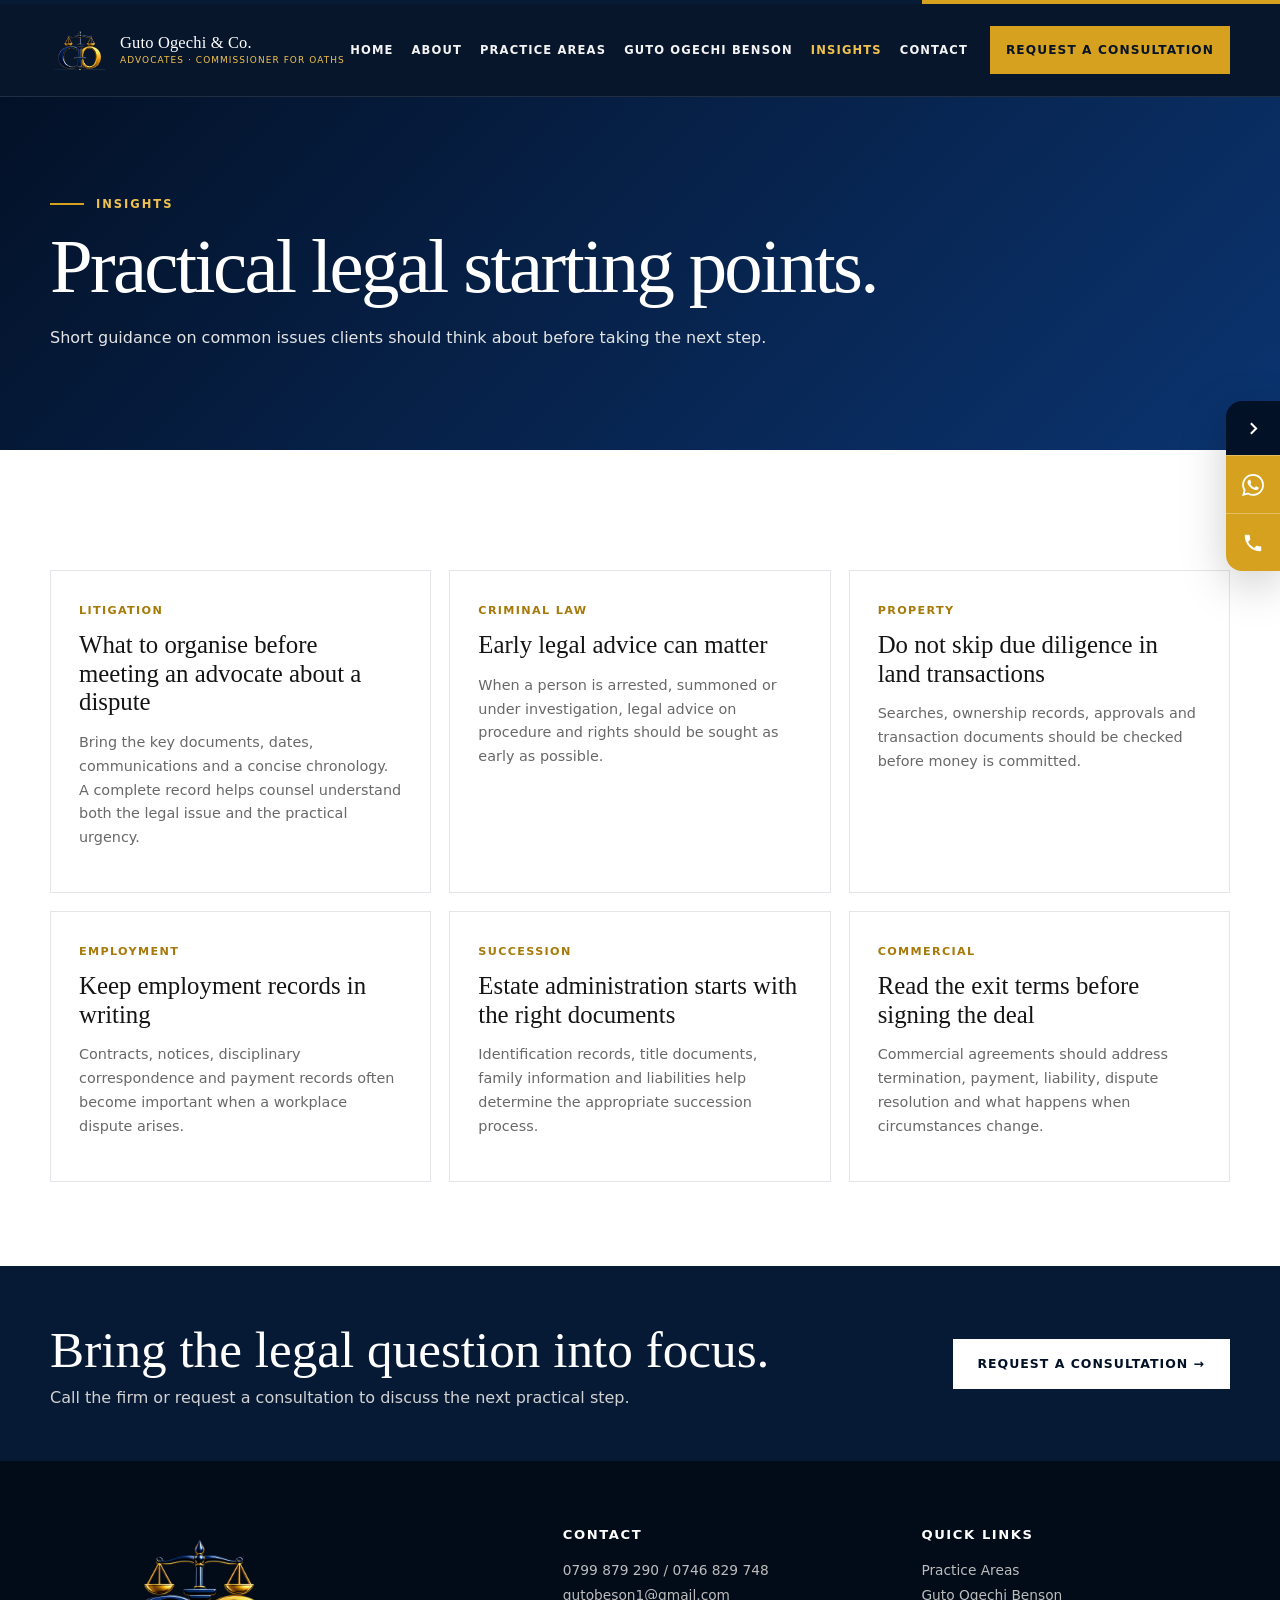
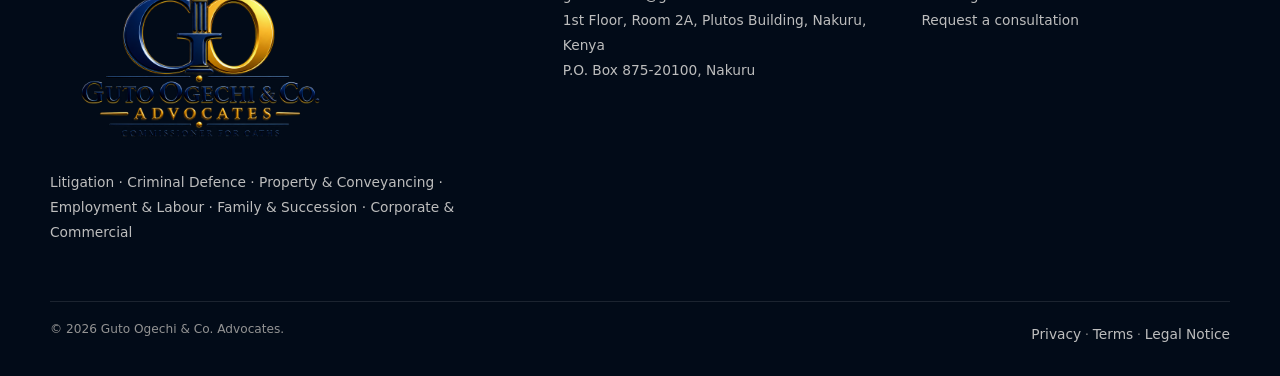
<file: insights/index.html>
<!doctype html><html lang="en-KE"><head><meta charset="utf-8"><meta name="viewport" content="width=device-width,initial-scale=1,viewport-fit=cover"><title>Insights | Guto Ogechi &amp; Co. Advocates</title><meta name="description" content="Legal insights and practical guidance from Guto Ogechi &amp; Co. Advocates."><link rel="canonical" href="https://guto-ogechi-company-advocates.vercel.app/insights/"><meta name="theme-color" content="#031127"><meta property="og:type" content="website"><meta property="og:title" content="Insights | Guto Ogechi &amp; Co. Advocates"><meta property="og:description" content="Legal insights and practical guidance from Guto Ogechi &amp; Co. Advocates."><meta property="og:url" content="https://guto-ogechi-company-advocates.vercel.app/insights/"><meta property="og:image" content="https://guto-ogechi-company-advocates.vercel.app/images/guto-ogechi-social-card.jpg"><meta name="twitter:card" content="summary_large_image"><link rel="manifest" href="/site.webmanifest"><link rel="icon" href="/images/icon-192.png"><link rel="stylesheet" href="/assets/css/site.css?v=21"><script type="application/ld+json">{"@context": "https://schema.org", "@type": "LegalService", "name": "Guto Ogechi & Co. Advocates", "address": {"@type": "PostalAddress", "streetAddress": "1st Floor, Room 2A, Plutos Building", "addressLocality": "Nakuru", "addressCountry": "KE"}, "postalCode": "20100", "telephone": "+254799879290", "email": "gutobeson1@gmail.com", "url": "https://guto-ogechi-company-advocates.vercel.app", "areaServed": "Kenya"}</script></head><body><div class="topline"></div><header class="site-header"><div class="container nav"><a class="brand" href="/" aria-label="Guto Ogechi & Co. Advocates home"><img class="brand-mark" src="/images/monogram.png" alt=""><span class="brand-name"><b>Guto Ogechi &amp; Co.</b><small>Advocates · Commissioner for Oaths</small></span></a><nav class="nav-links" aria-label="Primary navigation"><a class="" href="/">Home</a><a class="" href="/about/">About</a><a class="" href="/practice-areas/">Practice Areas</a><a class="" href="/managing-partner/">Guto Ogechi Benson</a><a class="active" href="/insights/">Insights</a><a class="" href="/contact/">Contact</a></nav><a class="nav-cta" href="https://wa.me/254799879290" target="_blank" rel="noopener">Request a consultation</a><button class="menu-btn" aria-label="Open menu" aria-expanded="false"><span></span></button></div><nav class="mobile-nav" aria-label="Mobile navigation"><a href="/">Home</a><a href="/about/">About</a><a href="/practice-areas/">Practice Areas</a><a href="/managing-partner/">Guto Ogechi Benson</a><a href="/insights/">Insights</a><a href="/contact/">Contact</a><a href="https://wa.me/254799879290" target="_blank" rel="noopener">Request a consultation</a></nav></header><main><section class="page-hero"><div class="container"><div class="eyebrow">Insights</div><h1 class="page-title">Practical legal starting points.</h1><p>Short guidance on common issues clients should think about before taking the next step.</p></div></section><section class="page-main"><div class="container insight-grid"><article class="insight-card"><span class="tag">Litigation</span><h3>What to organise before meeting an advocate about a dispute</h3><p>Bring the key documents, dates, communications and a concise chronology. A complete record helps counsel understand both the legal issue and the practical urgency.</p></article><article class="insight-card"><span class="tag">Criminal law</span><h3>Early legal advice can matter</h3><p>When a person is arrested, summoned or under investigation, legal advice on procedure and rights should be sought as early as possible.</p></article><article class="insight-card"><span class="tag">Property</span><h3>Do not skip due diligence in land transactions</h3><p>Searches, ownership records, approvals and transaction documents should be checked before money is committed.</p></article><article class="insight-card"><span class="tag">Employment</span><h3>Keep employment records in writing</h3><p>Contracts, notices, disciplinary correspondence and payment records often become important when a workplace dispute arises.</p></article><article class="insight-card"><span class="tag">Succession</span><h3>Estate administration starts with the right documents</h3><p>Identification records, title documents, family information and liabilities help determine the appropriate succession process.</p></article><article class="insight-card"><span class="tag">Commercial</span><h3>Read the exit terms before signing the deal</h3><p>Commercial agreements should address termination, payment, liability, dispute resolution and what happens when circumstances change.</p></article></div></section></main><aside class="contact-rail" aria-label="Quick contact"><button class="rail-toggle" aria-label="Expand or collapse quick contact"><svg viewBox="0 0 24 24" aria-hidden="true"><path d="M9 18l6-6-6-6"/></svg></button><div class="rail-actions"><a href="https://wa.me/254799879290" target="_blank" rel="noopener" aria-label="WhatsApp Guto Ogechi & Co. Advocates"><svg viewBox="0 0 24 24" aria-hidden="true"><path d="M20.52 3.48A11.82 11.82 0 0 0 12.09 0C5.53 0 .2 5.32.2 11.87c0 2.09.55 4.13 1.6 5.93L.1 24l6.36-1.67a11.9 11.9 0 0 0 5.62 1.43h.01c6.55 0 11.88-5.33 11.88-11.88 0-3.17-1.23-6.15-3.45-8.4Zm-8.43 18.27h-.01a9.86 9.86 0 0 1-5.03-1.38l-.36-.21-3.77.99 1.01-3.67-.24-.38a9.83 9.83 0 0 1-1.51-5.23c0-5.46 4.45-9.9 9.92-9.9a9.84 9.84 0 0 1 7.01 2.91 9.83 9.83 0 0 1 2.9 7.01c0 5.46-4.45 9.86-9.92 9.86Zm5.44-7.41c-.3-.15-1.76-.87-2.03-.97-.27-.1-.47-.15-.67.15-.2.3-.77.97-.94 1.17-.17.2-.35.22-.65.07-.3-.15-1.26-.46-2.4-1.48-.89-.79-1.49-1.77-1.66-2.07-.17-.3-.02-.46.13-.61.13-.13.3-.35.45-.52.15-.17.2-.3.3-.5.1-.2.05-.37-.02-.52-.08-.15-.67-1.61-.92-2.21-.24-.58-.49-.5-.67-.51h-.57c-.2 0-.52.07-.79.37-.27.3-1.04 1.02-1.04 2.48s1.07 2.88 1.22 3.08c.15.2 2.1 3.21 5.09 4.5.71.31 1.27.49 1.7.63.72.23 1.37.2 1.88.12.57-.08 1.76-.72 2.01-1.42.25-.7.25-1.3.17-1.42-.07-.13-.27-.2-.57-.35Z"/></svg></a><a href="tel:+254799879290" aria-label="Call Guto Ogechi & Co. Advocates"><svg viewBox="0 0 24 24" aria-hidden="true"><path d="M6.62 10.79a15.5 15.5 0 0 0 6.59 6.59l2.2-2.2a1 1 0 0 1 1.02-.24c1.12.37 2.33.57 3.57.57a1 1 0 0 1 1 1V20a1 1 0 0 1-1 1C10.61 21 3 13.39 3 4a1 1 0 0 1 1-1h3.5a1 1 0 0 1 1 1c0 1.25.2 2.45.57 3.57a1 1 0 0 1-.25 1.02l-2.2 2.2Z"/></svg></a></div></aside><section class="cta-strip"><div class="container"><div><h2>Bring the legal question into focus.</h2><p>Call the firm or request a consultation to discuss the next practical step.</p></div><a class="btn btn-light" href="https://wa.me/254799879290" target="_blank" rel="noopener">Request a consultation →</a></div></section><footer class="footer"><div class="container"><div class="footer-grid"><div><div class="footer-brand"><img src="/images/logo-transparent.png" alt="Guto Ogechi & Co. Advocates"></div><p>Litigation · Criminal Defence · Property & Conveyancing · Employment & Labour · Family & Succession · Corporate & Commercial</p></div><div><h4>Contact</h4><p><a href="tel:+254799879290">0799 879 290</a> / <a href="tel:+254746829748">0746 829 748</a><br><a href="mailto:gutobeson1@gmail.com">gutobeson1@gmail.com</a><br>1st Floor, Room 2A, Plutos Building, Nakuru, Kenya<br>P.O. Box 875-20100, Nakuru</p></div><div><h4>Quick links</h4><p><a href="/practice-areas/">Practice Areas</a><br><a href="/managing-partner/">Guto Ogechi Benson</a><br><a href="https://wa.me/254799879290" target="_blank" rel="noopener">Request a consultation</a></p></div></div><div class="footer-bottom"><span>© 2026 Guto Ogechi & Co. Advocates.</span><span><a href="/privacy/">Privacy</a> · <a href="/terms/">Terms</a> · <a href="/legal-notice/">Legal Notice</a></span></div></div></footer><script src="/assets/js/site.js?v=21" defer></script></body></html>
</file>
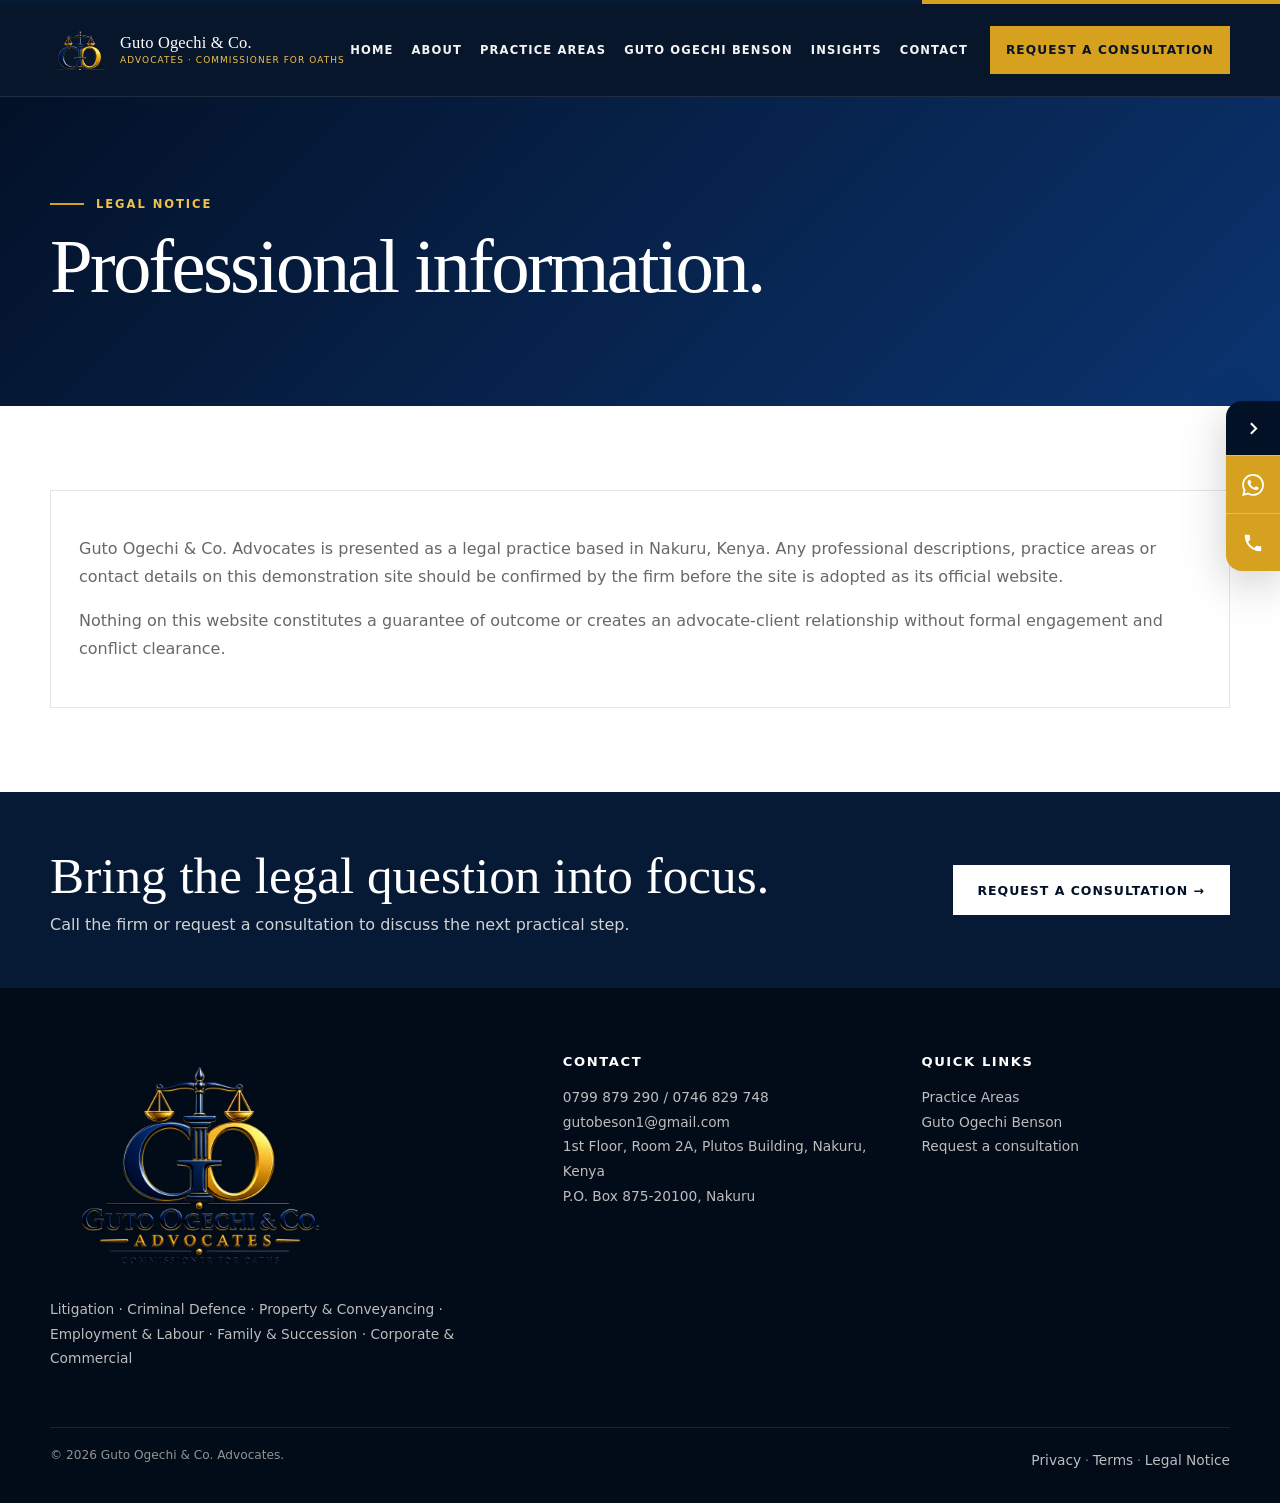
<file: legal-notice/index.html>
<!doctype html><html lang="en-KE"><head><meta charset="utf-8"><meta name="viewport" content="width=device-width,initial-scale=1,viewport-fit=cover"><title>Legal Notice | Guto Ogechi &amp; Co. Advocates</title><meta name="description" content="Guto Ogechi &amp; Co. Advocates is a Nakuru law firm providing litigation, criminal defence, property, employment, family, commercial and legal advisory services."><link rel="canonical" href="https://guto-ogechi-company-advocates.vercel.app/legal-notice/"><meta name="theme-color" content="#031127"><meta property="og:type" content="website"><meta property="og:title" content="Legal Notice | Guto Ogechi &amp; Co. Advocates"><meta property="og:description" content="Guto Ogechi &amp; Co. Advocates is a Nakuru law firm providing litigation, criminal defence, property, employment, family, commercial and legal advisory services."><meta property="og:url" content="https://guto-ogechi-company-advocates.vercel.app/legal-notice/"><meta property="og:image" content="https://guto-ogechi-company-advocates.vercel.app/images/guto-ogechi-social-card.jpg"><meta name="twitter:card" content="summary_large_image"><link rel="manifest" href="/site.webmanifest"><link rel="icon" href="/images/icon-192.png"><link rel="stylesheet" href="/assets/css/site.css?v=21"><script type="application/ld+json">{"@context": "https://schema.org", "@type": "LegalService", "name": "Guto Ogechi & Co. Advocates", "address": {"@type": "PostalAddress", "streetAddress": "1st Floor, Room 2A, Plutos Building", "addressLocality": "Nakuru", "addressCountry": "KE"}, "postalCode": "20100", "telephone": "+254799879290", "email": "gutobeson1@gmail.com", "url": "https://guto-ogechi-company-advocates.vercel.app", "areaServed": "Kenya"}</script></head><body><div class="topline"></div><header class="site-header"><div class="container nav"><a class="brand" href="/" aria-label="Guto Ogechi & Co. Advocates home"><img class="brand-mark" src="/images/monogram.png" alt=""><span class="brand-name"><b>Guto Ogechi &amp; Co.</b><small>Advocates · Commissioner for Oaths</small></span></a><nav class="nav-links" aria-label="Primary navigation"><a class="" href="/">Home</a><a class="" href="/about/">About</a><a class="" href="/practice-areas/">Practice Areas</a><a class="" href="/managing-partner/">Guto Ogechi Benson</a><a class="" href="/insights/">Insights</a><a class="" href="/contact/">Contact</a></nav><a class="nav-cta" href="https://wa.me/254799879290" target="_blank" rel="noopener">Request a consultation</a><button class="menu-btn" aria-label="Open menu" aria-expanded="false"><span></span></button></div><nav class="mobile-nav" aria-label="Mobile navigation"><a href="/">Home</a><a href="/about/">About</a><a href="/practice-areas/">Practice Areas</a><a href="/managing-partner/">Guto Ogechi Benson</a><a href="/insights/">Insights</a><a href="/contact/">Contact</a><a href="https://wa.me/254799879290" target="_blank" rel="noopener">Request a consultation</a></nav></header><main><section class="page-hero"><div class="container"><div class="eyebrow">Legal notice</div><h1 class="page-title">Professional information.</h1></div></section><section class="page-main"><div class="container"><div class="info-card"><p>Guto Ogechi & Co. Advocates is presented as a legal practice based in Nakuru, Kenya. Any professional descriptions, practice areas or contact details on this demonstration site should be confirmed by the firm before the site is adopted as its official website.</p><p>Nothing on this website constitutes a guarantee of outcome or creates an advocate-client relationship without formal engagement and conflict clearance.</p></div></div></section></main><aside class="contact-rail" aria-label="Quick contact"><button class="rail-toggle" aria-label="Expand or collapse quick contact"><svg viewBox="0 0 24 24" aria-hidden="true"><path d="M9 18l6-6-6-6"/></svg></button><div class="rail-actions"><a href="https://wa.me/254799879290" target="_blank" rel="noopener" aria-label="WhatsApp Guto Ogechi & Co. Advocates"><svg viewBox="0 0 24 24" aria-hidden="true"><path d="M20.52 3.48A11.82 11.82 0 0 0 12.09 0C5.53 0 .2 5.32.2 11.87c0 2.09.55 4.13 1.6 5.93L.1 24l6.36-1.67a11.9 11.9 0 0 0 5.62 1.43h.01c6.55 0 11.88-5.33 11.88-11.88 0-3.17-1.23-6.15-3.45-8.4Zm-8.43 18.27h-.01a9.86 9.86 0 0 1-5.03-1.38l-.36-.21-3.77.99 1.01-3.67-.24-.38a9.83 9.83 0 0 1-1.51-5.23c0-5.46 4.45-9.9 9.92-9.9a9.84 9.84 0 0 1 7.01 2.91 9.83 9.83 0 0 1 2.9 7.01c0 5.46-4.45 9.86-9.92 9.86Zm5.44-7.41c-.3-.15-1.76-.87-2.03-.97-.27-.1-.47-.15-.67.15-.2.3-.77.97-.94 1.17-.17.2-.35.22-.65.07-.3-.15-1.26-.46-2.4-1.48-.89-.79-1.49-1.77-1.66-2.07-.17-.3-.02-.46.13-.61.13-.13.3-.35.45-.52.15-.17.2-.3.3-.5.1-.2.05-.37-.02-.52-.08-.15-.67-1.61-.92-2.21-.24-.58-.49-.5-.67-.51h-.57c-.2 0-.52.07-.79.37-.27.3-1.04 1.02-1.04 2.48s1.07 2.88 1.22 3.08c.15.2 2.1 3.21 5.09 4.5.71.31 1.27.49 1.7.63.72.23 1.37.2 1.88.12.57-.08 1.76-.72 2.01-1.42.25-.7.25-1.3.17-1.42-.07-.13-.27-.2-.57-.35Z"/></svg></a><a href="tel:+254799879290" aria-label="Call Guto Ogechi & Co. Advocates"><svg viewBox="0 0 24 24" aria-hidden="true"><path d="M6.62 10.79a15.5 15.5 0 0 0 6.59 6.59l2.2-2.2a1 1 0 0 1 1.02-.24c1.12.37 2.33.57 3.57.57a1 1 0 0 1 1 1V20a1 1 0 0 1-1 1C10.61 21 3 13.39 3 4a1 1 0 0 1 1-1h3.5a1 1 0 0 1 1 1c0 1.25.2 2.45.57 3.57a1 1 0 0 1-.25 1.02l-2.2 2.2Z"/></svg></a></div></aside><section class="cta-strip"><div class="container"><div><h2>Bring the legal question into focus.</h2><p>Call the firm or request a consultation to discuss the next practical step.</p></div><a class="btn btn-light" href="https://wa.me/254799879290" target="_blank" rel="noopener">Request a consultation →</a></div></section><footer class="footer"><div class="container"><div class="footer-grid"><div><div class="footer-brand"><img src="/images/logo-transparent.png" alt="Guto Ogechi & Co. Advocates"></div><p>Litigation · Criminal Defence · Property & Conveyancing · Employment & Labour · Family & Succession · Corporate & Commercial</p></div><div><h4>Contact</h4><p><a href="tel:+254799879290">0799 879 290</a> / <a href="tel:+254746829748">0746 829 748</a><br><a href="mailto:gutobeson1@gmail.com">gutobeson1@gmail.com</a><br>1st Floor, Room 2A, Plutos Building, Nakuru, Kenya<br>P.O. Box 875-20100, Nakuru</p></div><div><h4>Quick links</h4><p><a href="/practice-areas/">Practice Areas</a><br><a href="/managing-partner/">Guto Ogechi Benson</a><br><a href="https://wa.me/254799879290" target="_blank" rel="noopener">Request a consultation</a></p></div></div><div class="footer-bottom"><span>© 2026 Guto Ogechi & Co. Advocates.</span><span><a href="/privacy/">Privacy</a> · <a href="/terms/">Terms</a> · <a href="/legal-notice/">Legal Notice</a></span></div></div></footer><script src="/assets/js/site.js?v=21" defer></script></body></html>
</file>
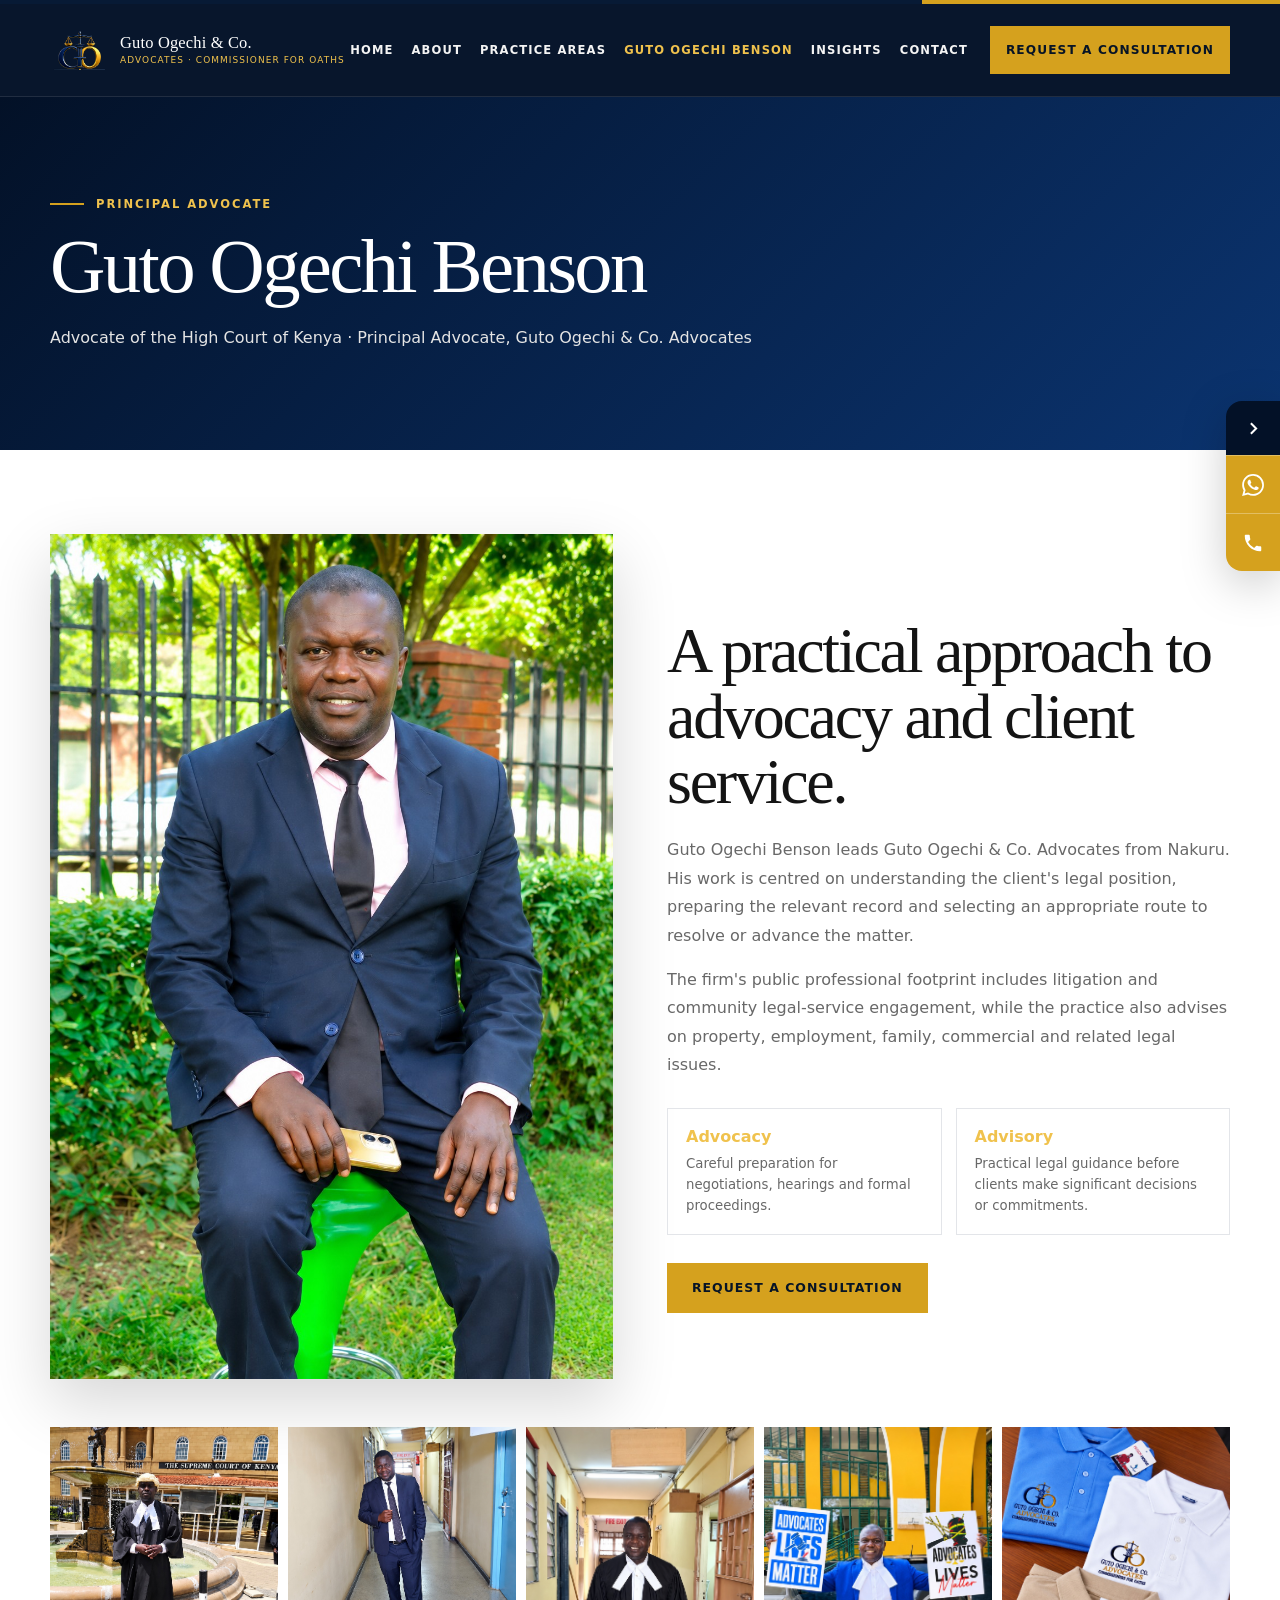
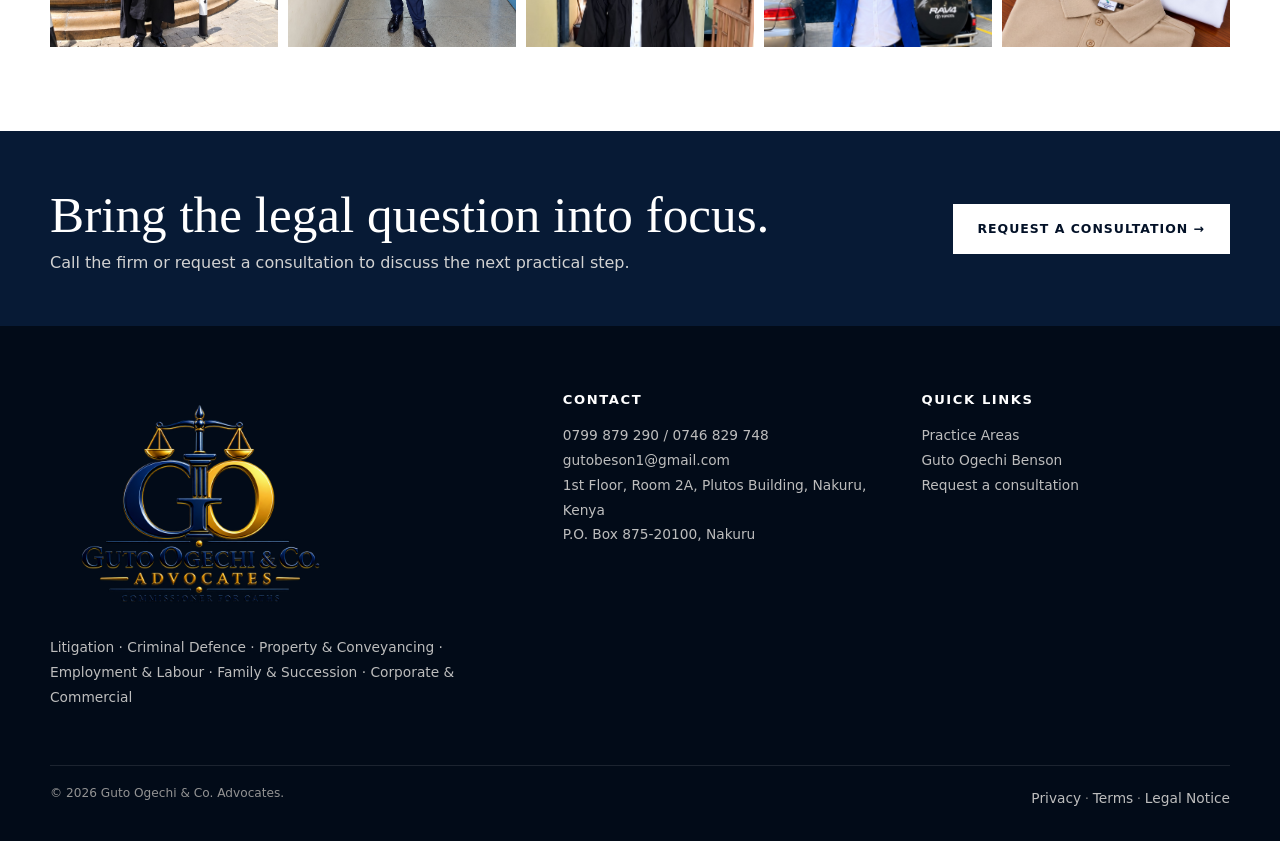
<file: managing-partner/index.html>
<!doctype html><html lang="en-KE"><head><meta charset="utf-8"><meta name="viewport" content="width=device-width,initial-scale=1,viewport-fit=cover"><title>Guto Ogechi Benson | Guto Ogechi &amp; Co. Advocates</title><meta name="description" content="Profile of Guto Ogechi Benson, Principal Advocate at Guto Ogechi &amp; Co. Advocates."><link rel="canonical" href="https://guto-ogechi-company-advocates.vercel.app/managing-partner/"><meta name="theme-color" content="#031127"><meta property="og:type" content="website"><meta property="og:title" content="Guto Ogechi Benson | Guto Ogechi &amp; Co. Advocates"><meta property="og:description" content="Profile of Guto Ogechi Benson, Principal Advocate at Guto Ogechi &amp; Co. Advocates."><meta property="og:url" content="https://guto-ogechi-company-advocates.vercel.app/managing-partner/"><meta property="og:image" content="https://guto-ogechi-company-advocates.vercel.app/images/guto-ogechi-social-card.jpg"><meta name="twitter:card" content="summary_large_image"><link rel="manifest" href="/site.webmanifest"><link rel="icon" href="/images/icon-192.png"><link rel="stylesheet" href="/assets/css/site.css?v=21"><script type="application/ld+json">{"@context": "https://schema.org", "@type": "LegalService", "name": "Guto Ogechi & Co. Advocates", "address": {"@type": "PostalAddress", "streetAddress": "1st Floor, Room 2A, Plutos Building", "addressLocality": "Nakuru", "addressCountry": "KE"}, "postalCode": "20100", "telephone": "+254799879290", "email": "gutobeson1@gmail.com", "url": "https://guto-ogechi-company-advocates.vercel.app", "areaServed": "Kenya"}</script></head><body><div class="topline"></div><header class="site-header"><div class="container nav"><a class="brand" href="/" aria-label="Guto Ogechi & Co. Advocates home"><img class="brand-mark" src="/images/monogram.png" alt=""><span class="brand-name"><b>Guto Ogechi &amp; Co.</b><small>Advocates · Commissioner for Oaths</small></span></a><nav class="nav-links" aria-label="Primary navigation"><a class="" href="/">Home</a><a class="" href="/about/">About</a><a class="" href="/practice-areas/">Practice Areas</a><a class="active" href="/managing-partner/">Guto Ogechi Benson</a><a class="" href="/insights/">Insights</a><a class="" href="/contact/">Contact</a></nav><a class="nav-cta" href="https://wa.me/254799879290" target="_blank" rel="noopener">Request a consultation</a><button class="menu-btn" aria-label="Open menu" aria-expanded="false"><span></span></button></div><nav class="mobile-nav" aria-label="Mobile navigation"><a href="/">Home</a><a href="/about/">About</a><a href="/practice-areas/">Practice Areas</a><a href="/managing-partner/">Guto Ogechi Benson</a><a href="/insights/">Insights</a><a href="/contact/">Contact</a><a href="https://wa.me/254799879290" target="_blank" rel="noopener">Request a consultation</a></nav></header><main><section class="page-hero"><div class="container"><div class="eyebrow">Principal Advocate</div><h1 class="page-title">Guto Ogechi Benson</h1><p>Advocate of the High Court of Kenya · Principal Advocate, Guto Ogechi & Co. Advocates</p></div></section><section class="page-main"><div class="container two-col partner-profile-page"><div class="profile-main-photo"><img src="/assets/media/guto-garden.jpg" alt="Guto Ogechi Benson"></div><div><h2 class="section-title">A practical approach to advocacy and client service.</h2><p class="section-copy">Guto Ogechi Benson leads Guto Ogechi & Co. Advocates from Nakuru. His work is centred on understanding the client's legal position, preparing the relevant record and selecting an appropriate route to resolve or advance the matter.</p><p class="section-copy">The firm's public professional footprint includes litigation and community legal-service engagement, while the practice also advises on property, employment, family, commercial and related legal issues.</p><div class="partner-points light-points"><div class="partner-point"><b>Advocacy</b><span>Careful preparation for negotiations, hearings and formal proceedings.</span></div><div class="partner-point"><b>Advisory</b><span>Practical legal guidance before clients make significant decisions or commitments.</span></div></div><div style="margin-top:28px"><a class="btn btn-gold" href="https://wa.me/254799879290" target="_blank" rel="noopener">Request a consultation</a></div></div></div><div class="container profile-gallery compact-gallery"><img src="/assets/media/guto-supreme.jpg" alt="Guto Ogechi Benson at the Supreme Court of Kenya"><img src="/assets/media/guto-hallway.jpg" alt="Guto Ogechi Benson in a professional hallway"><img src="/assets/media/guto-barrister.jpg" alt="Guto Ogechi Benson in barrister attire"><img src="/assets/media/guto-rally.jpg" alt="Guto Ogechi Benson at an advocates awareness activity"><img src="/assets/media/guto-polo.jpg" alt="Guto Ogechi & Co. Advocates branding"></div></section></main><aside class="contact-rail" aria-label="Quick contact"><button class="rail-toggle" aria-label="Expand or collapse quick contact"><svg viewBox="0 0 24 24" aria-hidden="true"><path d="M9 18l6-6-6-6"/></svg></button><div class="rail-actions"><a href="https://wa.me/254799879290" target="_blank" rel="noopener" aria-label="WhatsApp Guto Ogechi & Co. Advocates"><svg viewBox="0 0 24 24" aria-hidden="true"><path d="M20.52 3.48A11.82 11.82 0 0 0 12.09 0C5.53 0 .2 5.32.2 11.87c0 2.09.55 4.13 1.6 5.93L.1 24l6.36-1.67a11.9 11.9 0 0 0 5.62 1.43h.01c6.55 0 11.88-5.33 11.88-11.88 0-3.17-1.23-6.15-3.45-8.4Zm-8.43 18.27h-.01a9.86 9.86 0 0 1-5.03-1.38l-.36-.21-3.77.99 1.01-3.67-.24-.38a9.83 9.83 0 0 1-1.51-5.23c0-5.46 4.45-9.9 9.92-9.9a9.84 9.84 0 0 1 7.01 2.91 9.83 9.83 0 0 1 2.9 7.01c0 5.46-4.45 9.86-9.92 9.86Zm5.44-7.41c-.3-.15-1.76-.87-2.03-.97-.27-.1-.47-.15-.67.15-.2.3-.77.97-.94 1.17-.17.2-.35.22-.65.07-.3-.15-1.26-.46-2.4-1.48-.89-.79-1.49-1.77-1.66-2.07-.17-.3-.02-.46.13-.61.13-.13.3-.35.45-.52.15-.17.2-.3.3-.5.1-.2.05-.37-.02-.52-.08-.15-.67-1.61-.92-2.21-.24-.58-.49-.5-.67-.51h-.57c-.2 0-.52.07-.79.37-.27.3-1.04 1.02-1.04 2.48s1.07 2.88 1.22 3.08c.15.2 2.1 3.21 5.09 4.5.71.31 1.27.49 1.7.63.72.23 1.37.2 1.88.12.57-.08 1.76-.72 2.01-1.42.25-.7.25-1.3.17-1.42-.07-.13-.27-.2-.57-.35Z"/></svg></a><a href="tel:+254799879290" aria-label="Call Guto Ogechi & Co. Advocates"><svg viewBox="0 0 24 24" aria-hidden="true"><path d="M6.62 10.79a15.5 15.5 0 0 0 6.59 6.59l2.2-2.2a1 1 0 0 1 1.02-.24c1.12.37 2.33.57 3.57.57a1 1 0 0 1 1 1V20a1 1 0 0 1-1 1C10.61 21 3 13.39 3 4a1 1 0 0 1 1-1h3.5a1 1 0 0 1 1 1c0 1.25.2 2.45.57 3.57a1 1 0 0 1-.25 1.02l-2.2 2.2Z"/></svg></a></div></aside><section class="cta-strip"><div class="container"><div><h2>Bring the legal question into focus.</h2><p>Call the firm or request a consultation to discuss the next practical step.</p></div><a class="btn btn-light" href="https://wa.me/254799879290" target="_blank" rel="noopener">Request a consultation →</a></div></section><footer class="footer"><div class="container"><div class="footer-grid"><div><div class="footer-brand"><img src="/images/logo-transparent.png" alt="Guto Ogechi & Co. Advocates"></div><p>Litigation · Criminal Defence · Property & Conveyancing · Employment & Labour · Family & Succession · Corporate & Commercial</p></div><div><h4>Contact</h4><p><a href="tel:+254799879290">0799 879 290</a> / <a href="tel:+254746829748">0746 829 748</a><br><a href="mailto:gutobeson1@gmail.com">gutobeson1@gmail.com</a><br>1st Floor, Room 2A, Plutos Building, Nakuru, Kenya<br>P.O. Box 875-20100, Nakuru</p></div><div><h4>Quick links</h4><p><a href="/practice-areas/">Practice Areas</a><br><a href="/managing-partner/">Guto Ogechi Benson</a><br><a href="https://wa.me/254799879290" target="_blank" rel="noopener">Request a consultation</a></p></div></div><div class="footer-bottom"><span>© 2026 Guto Ogechi & Co. Advocates.</span><span><a href="/privacy/">Privacy</a> · <a href="/terms/">Terms</a> · <a href="/legal-notice/">Legal Notice</a></span></div></div></footer><script src="/assets/js/site.js?v=21" defer></script></body></html>
</file>
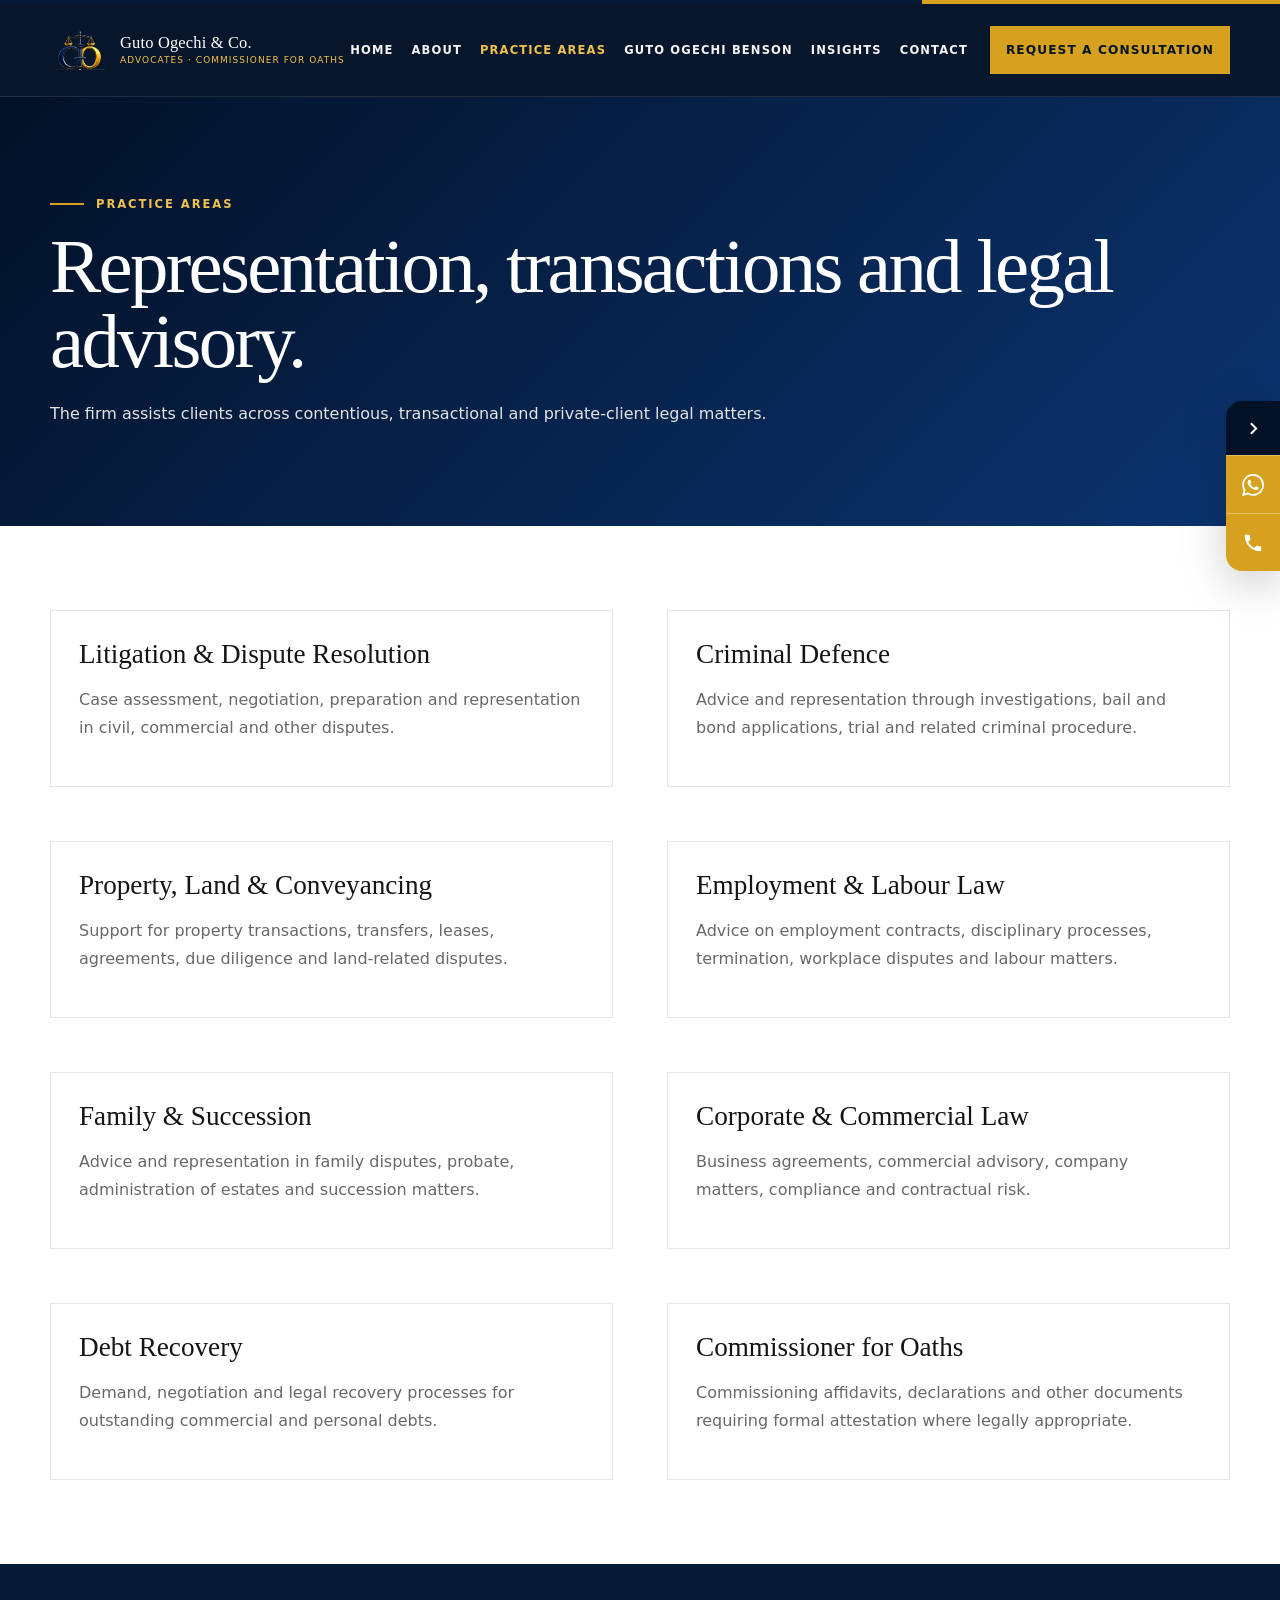
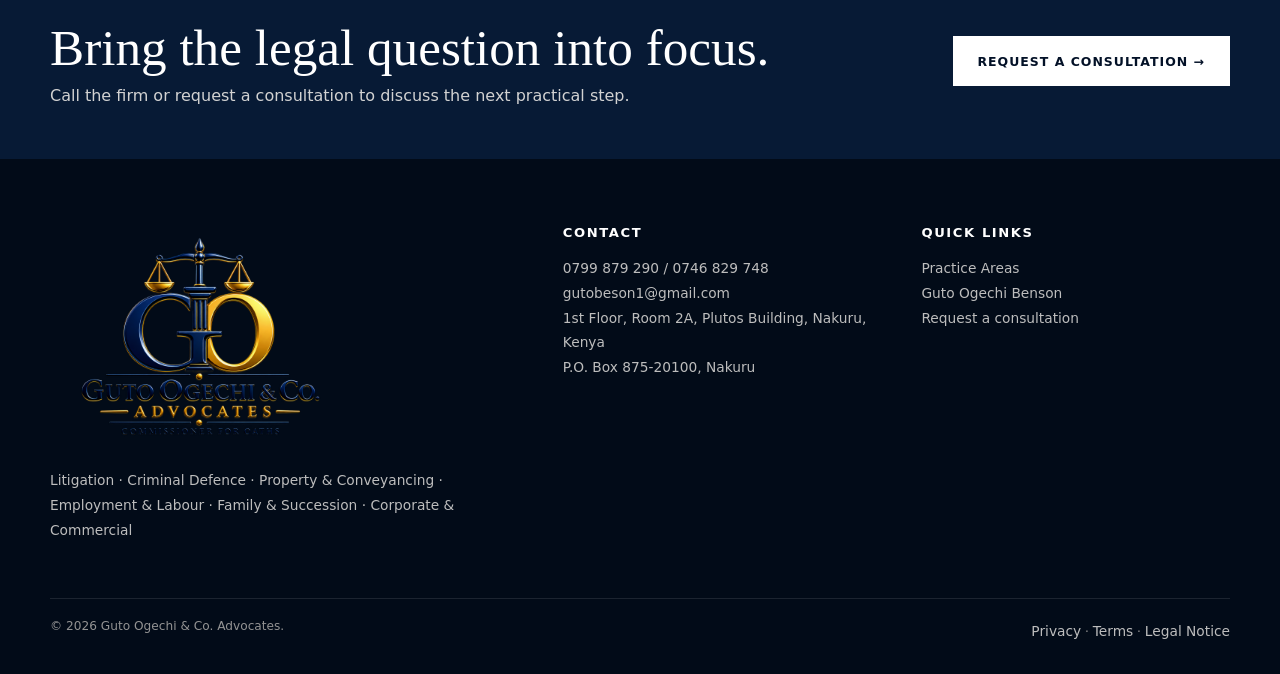
<file: practice-areas/index.html>
<!doctype html><html lang="en-KE"><head><meta charset="utf-8"><meta name="viewport" content="width=device-width,initial-scale=1,viewport-fit=cover"><title>Practice Areas | Guto Ogechi &amp; Co. Advocates</title><meta name="description" content="Explore legal services offered by Guto Ogechi &amp; Co. Advocates in Nakuru."><link rel="canonical" href="https://guto-ogechi-company-advocates.vercel.app/practice-areas/"><meta name="theme-color" content="#031127"><meta property="og:type" content="website"><meta property="og:title" content="Practice Areas | Guto Ogechi &amp; Co. Advocates"><meta property="og:description" content="Explore legal services offered by Guto Ogechi &amp; Co. Advocates in Nakuru."><meta property="og:url" content="https://guto-ogechi-company-advocates.vercel.app/practice-areas/"><meta property="og:image" content="https://guto-ogechi-company-advocates.vercel.app/images/guto-ogechi-social-card.jpg"><meta name="twitter:card" content="summary_large_image"><link rel="manifest" href="/site.webmanifest"><link rel="icon" href="/images/icon-192.png"><link rel="stylesheet" href="/assets/css/site.css?v=21"><script type="application/ld+json">{"@context": "https://schema.org", "@type": "LegalService", "name": "Guto Ogechi & Co. Advocates", "address": {"@type": "PostalAddress", "streetAddress": "1st Floor, Room 2A, Plutos Building", "addressLocality": "Nakuru", "addressCountry": "KE"}, "postalCode": "20100", "telephone": "+254799879290", "email": "gutobeson1@gmail.com", "url": "https://guto-ogechi-company-advocates.vercel.app", "areaServed": "Kenya"}</script></head><body><div class="topline"></div><header class="site-header"><div class="container nav"><a class="brand" href="/" aria-label="Guto Ogechi & Co. Advocates home"><img class="brand-mark" src="/images/monogram.png" alt=""><span class="brand-name"><b>Guto Ogechi &amp; Co.</b><small>Advocates · Commissioner for Oaths</small></span></a><nav class="nav-links" aria-label="Primary navigation"><a class="" href="/">Home</a><a class="" href="/about/">About</a><a class="active" href="/practice-areas/">Practice Areas</a><a class="" href="/managing-partner/">Guto Ogechi Benson</a><a class="" href="/insights/">Insights</a><a class="" href="/contact/">Contact</a></nav><a class="nav-cta" href="https://wa.me/254799879290" target="_blank" rel="noopener">Request a consultation</a><button class="menu-btn" aria-label="Open menu" aria-expanded="false"><span></span></button></div><nav class="mobile-nav" aria-label="Mobile navigation"><a href="/">Home</a><a href="/about/">About</a><a href="/practice-areas/">Practice Areas</a><a href="/managing-partner/">Guto Ogechi Benson</a><a href="/insights/">Insights</a><a href="/contact/">Contact</a><a href="https://wa.me/254799879290" target="_blank" rel="noopener">Request a consultation</a></nav></header><main><section class="page-hero"><div class="container"><div class="eyebrow">Practice areas</div><h1 class="page-title">Representation, transactions and legal advisory.</h1><p>The firm assists clients across contentious, transactional and private-client legal matters.</p></div></section><section class="page-main"><div class="container"><div class="two-col"><div class="info-card" id="litigation"><h3>Litigation & Dispute Resolution</h3><p>Case assessment, negotiation, preparation and representation in civil, commercial and other disputes.</p></div><div class="info-card" id="criminal"><h3>Criminal Defence</h3><p>Advice and representation through investigations, bail and bond applications, trial and related criminal procedure.</p></div><div class="info-card" id="property"><h3>Property, Land & Conveyancing</h3><p>Support for property transactions, transfers, leases, agreements, due diligence and land-related disputes.</p></div><div class="info-card" id="employment"><h3>Employment & Labour Law</h3><p>Advice on employment contracts, disciplinary processes, termination, workplace disputes and labour matters.</p></div><div class="info-card" id="family"><h3>Family & Succession</h3><p>Advice and representation in family disputes, probate, administration of estates and succession matters.</p></div><div class="info-card" id="commercial"><h3>Corporate & Commercial Law</h3><p>Business agreements, commercial advisory, company matters, compliance and contractual risk.</p></div><div class="info-card" id="debt"><h3>Debt Recovery</h3><p>Demand, negotiation and legal recovery processes for outstanding commercial and personal debts.</p></div><div class="info-card" id="oaths"><h3>Commissioner for Oaths</h3><p>Commissioning affidavits, declarations and other documents requiring formal attestation where legally appropriate.</p></div></div></div></section></main><aside class="contact-rail" aria-label="Quick contact"><button class="rail-toggle" aria-label="Expand or collapse quick contact"><svg viewBox="0 0 24 24" aria-hidden="true"><path d="M9 18l6-6-6-6"/></svg></button><div class="rail-actions"><a href="https://wa.me/254799879290" target="_blank" rel="noopener" aria-label="WhatsApp Guto Ogechi & Co. Advocates"><svg viewBox="0 0 24 24" aria-hidden="true"><path d="M20.52 3.48A11.82 11.82 0 0 0 12.09 0C5.53 0 .2 5.32.2 11.87c0 2.09.55 4.13 1.6 5.93L.1 24l6.36-1.67a11.9 11.9 0 0 0 5.62 1.43h.01c6.55 0 11.88-5.33 11.88-11.88 0-3.17-1.23-6.15-3.45-8.4Zm-8.43 18.27h-.01a9.86 9.86 0 0 1-5.03-1.38l-.36-.21-3.77.99 1.01-3.67-.24-.38a9.83 9.83 0 0 1-1.51-5.23c0-5.46 4.45-9.9 9.92-9.9a9.84 9.84 0 0 1 7.01 2.91 9.83 9.83 0 0 1 2.9 7.01c0 5.46-4.45 9.86-9.92 9.86Zm5.44-7.41c-.3-.15-1.76-.87-2.03-.97-.27-.1-.47-.15-.67.15-.2.3-.77.97-.94 1.17-.17.2-.35.22-.65.07-.3-.15-1.26-.46-2.4-1.48-.89-.79-1.49-1.77-1.66-2.07-.17-.3-.02-.46.13-.61.13-.13.3-.35.45-.52.15-.17.2-.3.3-.5.1-.2.05-.37-.02-.52-.08-.15-.67-1.61-.92-2.21-.24-.58-.49-.5-.67-.51h-.57c-.2 0-.52.07-.79.37-.27.3-1.04 1.02-1.04 2.48s1.07 2.88 1.22 3.08c.15.2 2.1 3.21 5.09 4.5.71.31 1.27.49 1.7.63.72.23 1.37.2 1.88.12.57-.08 1.76-.72 2.01-1.42.25-.7.25-1.3.17-1.42-.07-.13-.27-.2-.57-.35Z"/></svg></a><a href="tel:+254799879290" aria-label="Call Guto Ogechi & Co. Advocates"><svg viewBox="0 0 24 24" aria-hidden="true"><path d="M6.62 10.79a15.5 15.5 0 0 0 6.59 6.59l2.2-2.2a1 1 0 0 1 1.02-.24c1.12.37 2.33.57 3.57.57a1 1 0 0 1 1 1V20a1 1 0 0 1-1 1C10.61 21 3 13.39 3 4a1 1 0 0 1 1-1h3.5a1 1 0 0 1 1 1c0 1.25.2 2.45.57 3.57a1 1 0 0 1-.25 1.02l-2.2 2.2Z"/></svg></a></div></aside><section class="cta-strip"><div class="container"><div><h2>Bring the legal question into focus.</h2><p>Call the firm or request a consultation to discuss the next practical step.</p></div><a class="btn btn-light" href="https://wa.me/254799879290" target="_blank" rel="noopener">Request a consultation →</a></div></section><footer class="footer"><div class="container"><div class="footer-grid"><div><div class="footer-brand"><img src="/images/logo-transparent.png" alt="Guto Ogechi & Co. Advocates"></div><p>Litigation · Criminal Defence · Property & Conveyancing · Employment & Labour · Family & Succession · Corporate & Commercial</p></div><div><h4>Contact</h4><p><a href="tel:+254799879290">0799 879 290</a> / <a href="tel:+254746829748">0746 829 748</a><br><a href="mailto:gutobeson1@gmail.com">gutobeson1@gmail.com</a><br>1st Floor, Room 2A, Plutos Building, Nakuru, Kenya<br>P.O. Box 875-20100, Nakuru</p></div><div><h4>Quick links</h4><p><a href="/practice-areas/">Practice Areas</a><br><a href="/managing-partner/">Guto Ogechi Benson</a><br><a href="https://wa.me/254799879290" target="_blank" rel="noopener">Request a consultation</a></p></div></div><div class="footer-bottom"><span>© 2026 Guto Ogechi & Co. Advocates.</span><span><a href="/privacy/">Privacy</a> · <a href="/terms/">Terms</a> · <a href="/legal-notice/">Legal Notice</a></span></div></div></footer><script src="/assets/js/site.js?v=21" defer></script></body></html>
</file>
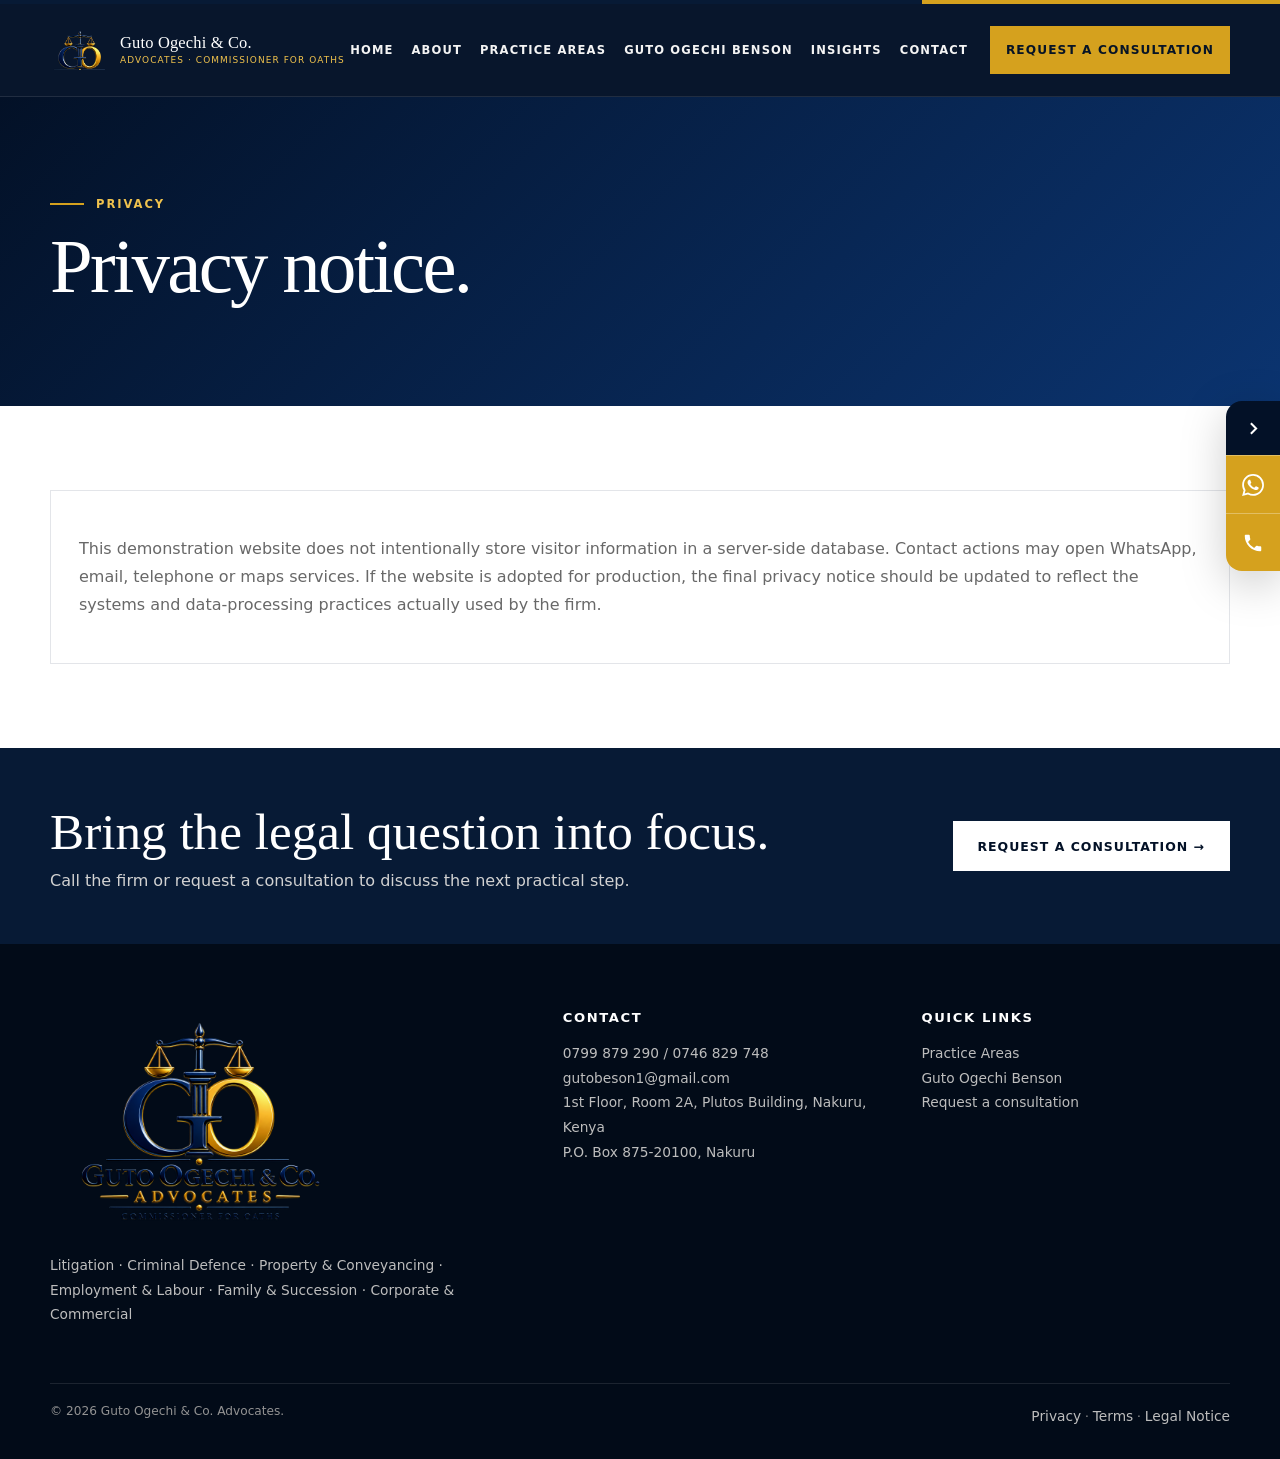
<file: privacy/index.html>
<!doctype html><html lang="en-KE"><head><meta charset="utf-8"><meta name="viewport" content="width=device-width,initial-scale=1,viewport-fit=cover"><title>Privacy | Guto Ogechi &amp; Co. Advocates</title><meta name="description" content="Guto Ogechi &amp; Co. Advocates is a Nakuru law firm providing litigation, criminal defence, property, employment, family, commercial and legal advisory services."><link rel="canonical" href="https://guto-ogechi-company-advocates.vercel.app/privacy/"><meta name="theme-color" content="#031127"><meta property="og:type" content="website"><meta property="og:title" content="Privacy | Guto Ogechi &amp; Co. Advocates"><meta property="og:description" content="Guto Ogechi &amp; Co. Advocates is a Nakuru law firm providing litigation, criminal defence, property, employment, family, commercial and legal advisory services."><meta property="og:url" content="https://guto-ogechi-company-advocates.vercel.app/privacy/"><meta property="og:image" content="https://guto-ogechi-company-advocates.vercel.app/images/guto-ogechi-social-card.jpg"><meta name="twitter:card" content="summary_large_image"><link rel="manifest" href="/site.webmanifest"><link rel="icon" href="/images/icon-192.png"><link rel="stylesheet" href="/assets/css/site.css?v=21"><script type="application/ld+json">{"@context": "https://schema.org", "@type": "LegalService", "name": "Guto Ogechi & Co. Advocates", "address": {"@type": "PostalAddress", "streetAddress": "1st Floor, Room 2A, Plutos Building", "addressLocality": "Nakuru", "addressCountry": "KE"}, "postalCode": "20100", "telephone": "+254799879290", "email": "gutobeson1@gmail.com", "url": "https://guto-ogechi-company-advocates.vercel.app", "areaServed": "Kenya"}</script></head><body><div class="topline"></div><header class="site-header"><div class="container nav"><a class="brand" href="/" aria-label="Guto Ogechi & Co. Advocates home"><img class="brand-mark" src="/images/monogram.png" alt=""><span class="brand-name"><b>Guto Ogechi &amp; Co.</b><small>Advocates · Commissioner for Oaths</small></span></a><nav class="nav-links" aria-label="Primary navigation"><a class="" href="/">Home</a><a class="" href="/about/">About</a><a class="" href="/practice-areas/">Practice Areas</a><a class="" href="/managing-partner/">Guto Ogechi Benson</a><a class="" href="/insights/">Insights</a><a class="" href="/contact/">Contact</a></nav><a class="nav-cta" href="https://wa.me/254799879290" target="_blank" rel="noopener">Request a consultation</a><button class="menu-btn" aria-label="Open menu" aria-expanded="false"><span></span></button></div><nav class="mobile-nav" aria-label="Mobile navigation"><a href="/">Home</a><a href="/about/">About</a><a href="/practice-areas/">Practice Areas</a><a href="/managing-partner/">Guto Ogechi Benson</a><a href="/insights/">Insights</a><a href="/contact/">Contact</a><a href="https://wa.me/254799879290" target="_blank" rel="noopener">Request a consultation</a></nav></header><main><section class="page-hero"><div class="container"><div class="eyebrow">Privacy</div><h1 class="page-title">Privacy notice.</h1></div></section><section class="page-main"><div class="container"><div class="info-card"><p>This demonstration website does not intentionally store visitor information in a server-side database. Contact actions may open WhatsApp, email, telephone or maps services. If the website is adopted for production, the final privacy notice should be updated to reflect the systems and data-processing practices actually used by the firm.</p></div></div></section></main><aside class="contact-rail" aria-label="Quick contact"><button class="rail-toggle" aria-label="Expand or collapse quick contact"><svg viewBox="0 0 24 24" aria-hidden="true"><path d="M9 18l6-6-6-6"/></svg></button><div class="rail-actions"><a href="https://wa.me/254799879290" target="_blank" rel="noopener" aria-label="WhatsApp Guto Ogechi & Co. Advocates"><svg viewBox="0 0 24 24" aria-hidden="true"><path d="M20.52 3.48A11.82 11.82 0 0 0 12.09 0C5.53 0 .2 5.32.2 11.87c0 2.09.55 4.13 1.6 5.93L.1 24l6.36-1.67a11.9 11.9 0 0 0 5.62 1.43h.01c6.55 0 11.88-5.33 11.88-11.88 0-3.17-1.23-6.15-3.45-8.4Zm-8.43 18.27h-.01a9.86 9.86 0 0 1-5.03-1.38l-.36-.21-3.77.99 1.01-3.67-.24-.38a9.83 9.83 0 0 1-1.51-5.23c0-5.46 4.45-9.9 9.92-9.9a9.84 9.84 0 0 1 7.01 2.91 9.83 9.83 0 0 1 2.9 7.01c0 5.46-4.45 9.86-9.92 9.86Zm5.44-7.41c-.3-.15-1.76-.87-2.03-.97-.27-.1-.47-.15-.67.15-.2.3-.77.97-.94 1.17-.17.2-.35.22-.65.07-.3-.15-1.26-.46-2.4-1.48-.89-.79-1.49-1.77-1.66-2.07-.17-.3-.02-.46.13-.61.13-.13.3-.35.45-.52.15-.17.2-.3.3-.5.1-.2.05-.37-.02-.52-.08-.15-.67-1.61-.92-2.21-.24-.58-.49-.5-.67-.51h-.57c-.2 0-.52.07-.79.37-.27.3-1.04 1.02-1.04 2.48s1.07 2.88 1.22 3.08c.15.2 2.1 3.21 5.09 4.5.71.31 1.27.49 1.7.63.72.23 1.37.2 1.88.12.57-.08 1.76-.72 2.01-1.42.25-.7.25-1.3.17-1.42-.07-.13-.27-.2-.57-.35Z"/></svg></a><a href="tel:+254799879290" aria-label="Call Guto Ogechi & Co. Advocates"><svg viewBox="0 0 24 24" aria-hidden="true"><path d="M6.62 10.79a15.5 15.5 0 0 0 6.59 6.59l2.2-2.2a1 1 0 0 1 1.02-.24c1.12.37 2.33.57 3.57.57a1 1 0 0 1 1 1V20a1 1 0 0 1-1 1C10.61 21 3 13.39 3 4a1 1 0 0 1 1-1h3.5a1 1 0 0 1 1 1c0 1.25.2 2.45.57 3.57a1 1 0 0 1-.25 1.02l-2.2 2.2Z"/></svg></a></div></aside><section class="cta-strip"><div class="container"><div><h2>Bring the legal question into focus.</h2><p>Call the firm or request a consultation to discuss the next practical step.</p></div><a class="btn btn-light" href="https://wa.me/254799879290" target="_blank" rel="noopener">Request a consultation →</a></div></section><footer class="footer"><div class="container"><div class="footer-grid"><div><div class="footer-brand"><img src="/images/logo-transparent.png" alt="Guto Ogechi & Co. Advocates"></div><p>Litigation · Criminal Defence · Property & Conveyancing · Employment & Labour · Family & Succession · Corporate & Commercial</p></div><div><h4>Contact</h4><p><a href="tel:+254799879290">0799 879 290</a> / <a href="tel:+254746829748">0746 829 748</a><br><a href="mailto:gutobeson1@gmail.com">gutobeson1@gmail.com</a><br>1st Floor, Room 2A, Plutos Building, Nakuru, Kenya<br>P.O. Box 875-20100, Nakuru</p></div><div><h4>Quick links</h4><p><a href="/practice-areas/">Practice Areas</a><br><a href="/managing-partner/">Guto Ogechi Benson</a><br><a href="https://wa.me/254799879290" target="_blank" rel="noopener">Request a consultation</a></p></div></div><div class="footer-bottom"><span>© 2026 Guto Ogechi & Co. Advocates.</span><span><a href="/privacy/">Privacy</a> · <a href="/terms/">Terms</a> · <a href="/legal-notice/">Legal Notice</a></span></div></div></footer><script src="/assets/js/site.js?v=21" defer></script></body></html>
</file>
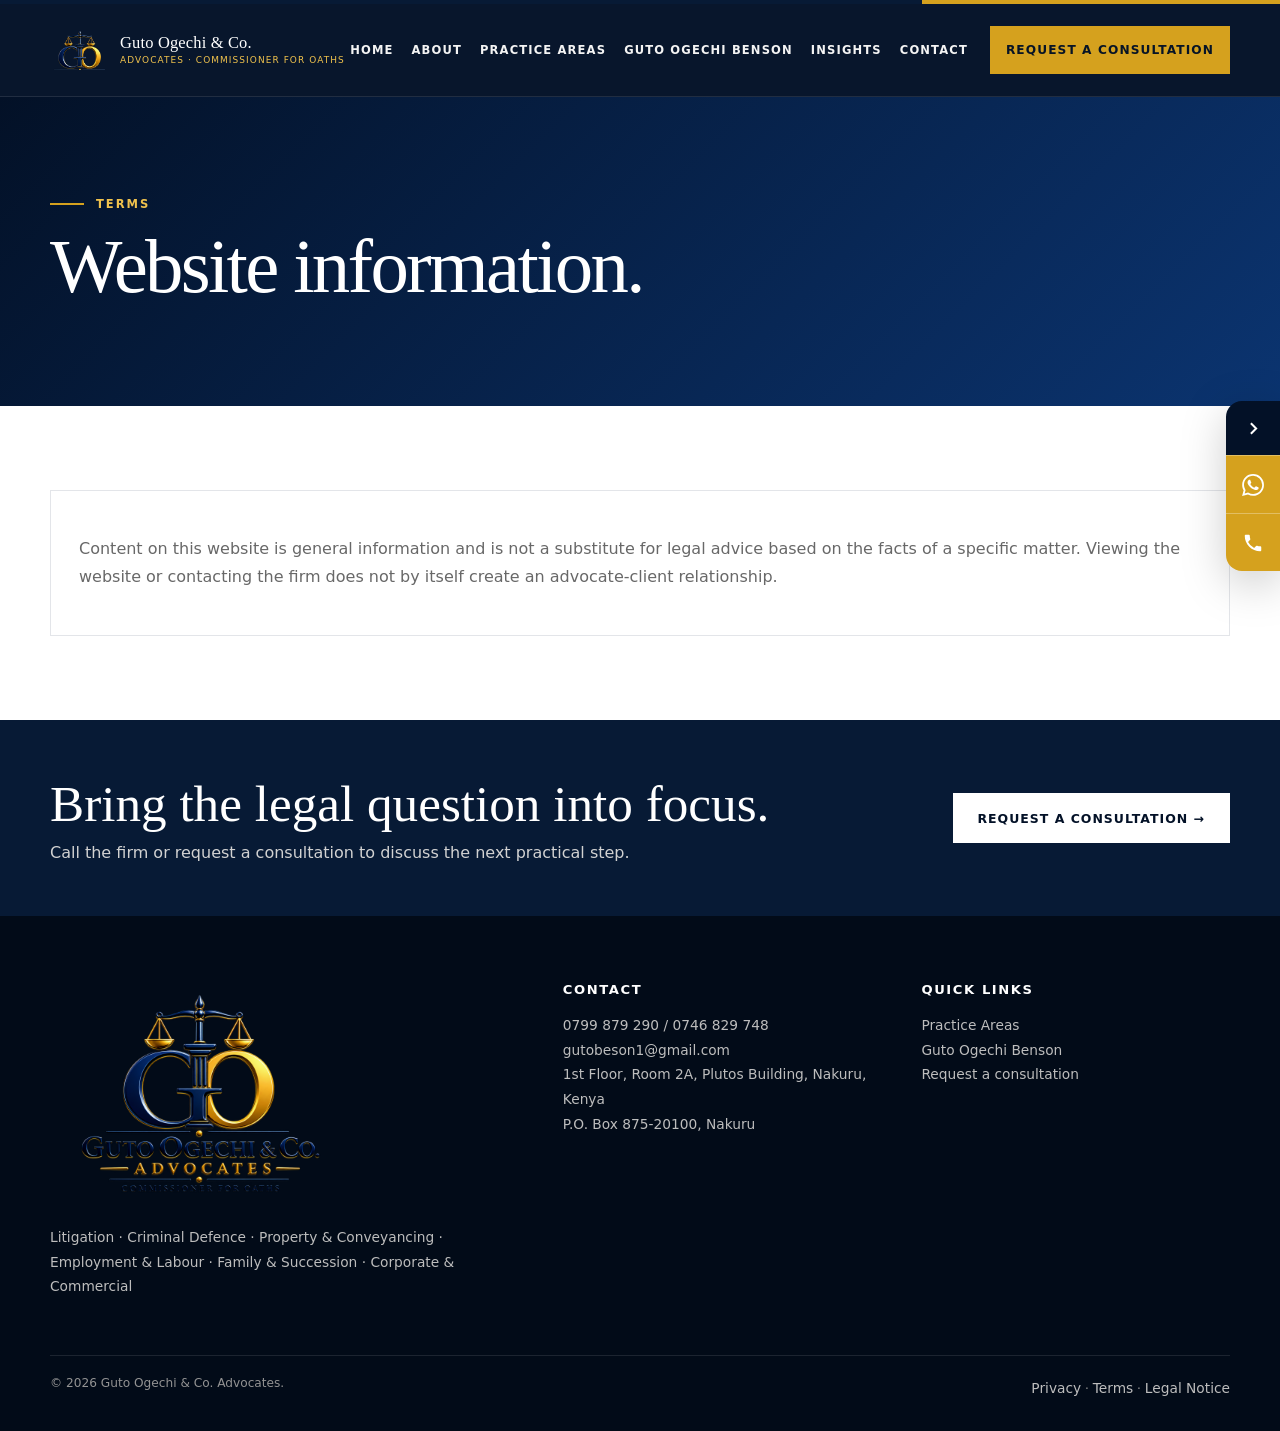
<file: terms/index.html>
<!doctype html><html lang="en-KE"><head><meta charset="utf-8"><meta name="viewport" content="width=device-width,initial-scale=1,viewport-fit=cover"><title>Terms | Guto Ogechi &amp; Co. Advocates</title><meta name="description" content="Guto Ogechi &amp; Co. Advocates is a Nakuru law firm providing litigation, criminal defence, property, employment, family, commercial and legal advisory services."><link rel="canonical" href="https://guto-ogechi-company-advocates.vercel.app/terms/"><meta name="theme-color" content="#031127"><meta property="og:type" content="website"><meta property="og:title" content="Terms | Guto Ogechi &amp; Co. Advocates"><meta property="og:description" content="Guto Ogechi &amp; Co. Advocates is a Nakuru law firm providing litigation, criminal defence, property, employment, family, commercial and legal advisory services."><meta property="og:url" content="https://guto-ogechi-company-advocates.vercel.app/terms/"><meta property="og:image" content="https://guto-ogechi-company-advocates.vercel.app/images/guto-ogechi-social-card.jpg"><meta name="twitter:card" content="summary_large_image"><link rel="manifest" href="/site.webmanifest"><link rel="icon" href="/images/icon-192.png"><link rel="stylesheet" href="/assets/css/site.css?v=21"><script type="application/ld+json">{"@context": "https://schema.org", "@type": "LegalService", "name": "Guto Ogechi & Co. Advocates", "address": {"@type": "PostalAddress", "streetAddress": "1st Floor, Room 2A, Plutos Building", "addressLocality": "Nakuru", "addressCountry": "KE"}, "postalCode": "20100", "telephone": "+254799879290", "email": "gutobeson1@gmail.com", "url": "https://guto-ogechi-company-advocates.vercel.app", "areaServed": "Kenya"}</script></head><body><div class="topline"></div><header class="site-header"><div class="container nav"><a class="brand" href="/" aria-label="Guto Ogechi & Co. Advocates home"><img class="brand-mark" src="/images/monogram.png" alt=""><span class="brand-name"><b>Guto Ogechi &amp; Co.</b><small>Advocates · Commissioner for Oaths</small></span></a><nav class="nav-links" aria-label="Primary navigation"><a class="" href="/">Home</a><a class="" href="/about/">About</a><a class="" href="/practice-areas/">Practice Areas</a><a class="" href="/managing-partner/">Guto Ogechi Benson</a><a class="" href="/insights/">Insights</a><a class="" href="/contact/">Contact</a></nav><a class="nav-cta" href="https://wa.me/254799879290" target="_blank" rel="noopener">Request a consultation</a><button class="menu-btn" aria-label="Open menu" aria-expanded="false"><span></span></button></div><nav class="mobile-nav" aria-label="Mobile navigation"><a href="/">Home</a><a href="/about/">About</a><a href="/practice-areas/">Practice Areas</a><a href="/managing-partner/">Guto Ogechi Benson</a><a href="/insights/">Insights</a><a href="/contact/">Contact</a><a href="https://wa.me/254799879290" target="_blank" rel="noopener">Request a consultation</a></nav></header><main><section class="page-hero"><div class="container"><div class="eyebrow">Terms</div><h1 class="page-title">Website information.</h1></div></section><section class="page-main"><div class="container"><div class="info-card"><p>Content on this website is general information and is not a substitute for legal advice based on the facts of a specific matter. Viewing the website or contacting the firm does not by itself create an advocate-client relationship.</p></div></div></section></main><aside class="contact-rail" aria-label="Quick contact"><button class="rail-toggle" aria-label="Expand or collapse quick contact"><svg viewBox="0 0 24 24" aria-hidden="true"><path d="M9 18l6-6-6-6"/></svg></button><div class="rail-actions"><a href="https://wa.me/254799879290" target="_blank" rel="noopener" aria-label="WhatsApp Guto Ogechi & Co. Advocates"><svg viewBox="0 0 24 24" aria-hidden="true"><path d="M20.52 3.48A11.82 11.82 0 0 0 12.09 0C5.53 0 .2 5.32.2 11.87c0 2.09.55 4.13 1.6 5.93L.1 24l6.36-1.67a11.9 11.9 0 0 0 5.62 1.43h.01c6.55 0 11.88-5.33 11.88-11.88 0-3.17-1.23-6.15-3.45-8.4Zm-8.43 18.27h-.01a9.86 9.86 0 0 1-5.03-1.38l-.36-.21-3.77.99 1.01-3.67-.24-.38a9.83 9.83 0 0 1-1.51-5.23c0-5.46 4.45-9.9 9.92-9.9a9.84 9.84 0 0 1 7.01 2.91 9.83 9.83 0 0 1 2.9 7.01c0 5.46-4.45 9.86-9.92 9.86Zm5.44-7.41c-.3-.15-1.76-.87-2.03-.97-.27-.1-.47-.15-.67.15-.2.3-.77.97-.94 1.17-.17.2-.35.22-.65.07-.3-.15-1.26-.46-2.4-1.48-.89-.79-1.49-1.77-1.66-2.07-.17-.3-.02-.46.13-.61.13-.13.3-.35.45-.52.15-.17.2-.3.3-.5.1-.2.05-.37-.02-.52-.08-.15-.67-1.61-.92-2.21-.24-.58-.49-.5-.67-.51h-.57c-.2 0-.52.07-.79.37-.27.3-1.04 1.02-1.04 2.48s1.07 2.88 1.22 3.08c.15.2 2.1 3.21 5.09 4.5.71.31 1.27.49 1.7.63.72.23 1.37.2 1.88.12.57-.08 1.76-.72 2.01-1.42.25-.7.25-1.3.17-1.42-.07-.13-.27-.2-.57-.35Z"/></svg></a><a href="tel:+254799879290" aria-label="Call Guto Ogechi & Co. Advocates"><svg viewBox="0 0 24 24" aria-hidden="true"><path d="M6.62 10.79a15.5 15.5 0 0 0 6.59 6.59l2.2-2.2a1 1 0 0 1 1.02-.24c1.12.37 2.33.57 3.57.57a1 1 0 0 1 1 1V20a1 1 0 0 1-1 1C10.61 21 3 13.39 3 4a1 1 0 0 1 1-1h3.5a1 1 0 0 1 1 1c0 1.25.2 2.45.57 3.57a1 1 0 0 1-.25 1.02l-2.2 2.2Z"/></svg></a></div></aside><section class="cta-strip"><div class="container"><div><h2>Bring the legal question into focus.</h2><p>Call the firm or request a consultation to discuss the next practical step.</p></div><a class="btn btn-light" href="https://wa.me/254799879290" target="_blank" rel="noopener">Request a consultation →</a></div></section><footer class="footer"><div class="container"><div class="footer-grid"><div><div class="footer-brand"><img src="/images/logo-transparent.png" alt="Guto Ogechi & Co. Advocates"></div><p>Litigation · Criminal Defence · Property & Conveyancing · Employment & Labour · Family & Succession · Corporate & Commercial</p></div><div><h4>Contact</h4><p><a href="tel:+254799879290">0799 879 290</a> / <a href="tel:+254746829748">0746 829 748</a><br><a href="mailto:gutobeson1@gmail.com">gutobeson1@gmail.com</a><br>1st Floor, Room 2A, Plutos Building, Nakuru, Kenya<br>P.O. Box 875-20100, Nakuru</p></div><div><h4>Quick links</h4><p><a href="/practice-areas/">Practice Areas</a><br><a href="/managing-partner/">Guto Ogechi Benson</a><br><a href="https://wa.me/254799879290" target="_blank" rel="noopener">Request a consultation</a></p></div></div><div class="footer-bottom"><span>© 2026 Guto Ogechi & Co. Advocates.</span><span><a href="/privacy/">Privacy</a> · <a href="/terms/">Terms</a> · <a href="/legal-notice/">Legal Notice</a></span></div></div></footer><script src="/assets/js/site.js?v=21" defer></script></body></html>
</file>
<file: assets/css/site.css>
:root{--navy:#121212;--navy2:#070707;--blue:#8f0000;--gold:#cf0000;--gold2:#ff3d3d;--ivory:#f7f4ed;--paper:#fff;--ink:#141414;--muted:#686868;--line:#e1e1e1;--max:1180px;--shadow:0 24px 60px rgba(0,0,0,.16)}
*{box-sizing:border-box}html{scroll-behavior:smooth}body{margin:0;background:var(--paper);color:var(--ink);font-family:Inter,ui-sans-serif,system-ui,-apple-system,BlinkMacSystemFont,"Segoe UI",sans-serif;overflow-x:hidden}a{color:inherit;text-decoration:none}img,video{max-width:100%;display:block}.container{width:min(calc(100% - 48px),var(--max));margin:auto}.topline{height:4px;background:linear-gradient(90deg,var(--navy) 0 72%,var(--gold) 72%)}
.site-header{position:sticky;top:0;z-index:100;background:rgba(7,7,7,.96);backdrop-filter:blur(12px);border-bottom:1px solid rgba(255,255,255,.08)}.nav{height:92px;display:flex;align-items:center;gap:30px}.brand{display:flex;align-items:center;gap:11px;margin-right:auto;color:white;min-width:230px}.brand-mark{width:58px;height:58px;object-fit:contain}.brand-name{display:flex;flex-direction:column;line-height:1.02}.brand-name b{font-family:Georgia,serif;font-size:1.06rem;font-weight:500;letter-spacing:.01em}.brand-name small{font-size:.62rem;text-transform:uppercase;letter-spacing:.16em;color:var(--gold2);margin-top:5px}.nav-links{display:flex;align-items:center;gap:24px}.nav-links a{color:#f4f4f4;font-size:.76rem;text-transform:uppercase;letter-spacing:.12em;font-weight:700}.nav-links a:hover,.nav-links a.active{color:var(--gold2)}.nav-cta{background:var(--gold);color:#fff;padding:15px 18px;font-weight:800;font-size:.76rem;text-transform:uppercase;letter-spacing:.09em}.menu-btn{display:none;width:48px;height:48px;border:1px solid rgba(255,255,255,.25);background:transparent;align-items:center;justify-content:center}.menu-btn:before,.menu-btn:after,.menu-btn span{content:"";display:block;width:22px;height:2px;background:white;position:absolute}.menu-btn:before{transform:translateY(-7px)}.menu-btn:after{transform:translateY(7px)}.mobile-nav{display:none}
.hero{position:relative;min-height:calc(100svh - 96px);display:flex;align-items:center;color:white;background:linear-gradient(90deg,rgba(0,0,0,.88),rgba(0,0,0,.53) 53%,rgba(0,0,0,.2)),url('https://images.unsplash.com/photo-1571055931484-22dce9d6c510?auto=format&fit=crop&w=2200&q=86') center/cover no-repeat}.hero:after{content:"";position:absolute;inset:auto 0 0;height:100px;background:linear-gradient(transparent,rgba(0,0,0,.5));pointer-events:none}.hero .container{position:relative;z-index:2}.hero-content{max-width:760px;padding:94px 0 108px}.eyebrow{display:flex;align-items:center;gap:12px;color:var(--gold2);font-size:.72rem;text-transform:uppercase;letter-spacing:.17em;font-weight:800}.eyebrow:before{content:"";width:34px;height:2px;background:var(--gold)}.display,.section-title,.page-title{font-family:Georgia,"Times New Roman",serif;font-weight:500;letter-spacing:-.035em}.display{font-size:clamp(3.55rem,6.4vw,7rem);line-height:.94;margin:24px 0}.display span{color:var(--gold2)}.lead{font-size:1.08rem;line-height:1.75;color:#eeeeee;max-width:620px}.hero-actions{display:flex;gap:12px;flex-wrap:wrap;margin-top:30px}.btn{min-height:50px;padding:0 24px;display:inline-flex;align-items:center;justify-content:center;font-weight:800;font-size:.78rem;text-transform:uppercase;letter-spacing:.08em;border:1px solid transparent}.btn-gold{background:var(--gold);color:#fff}.btn-ghost{border-color:rgba(255,255,255,.55);color:white;background:rgba(255,255,255,.05)}.btn-navy{background:var(--navy2);color:white}.btn-light{background:white;color:var(--navy2)}.hero-meta{display:flex;gap:30px;flex-wrap:wrap;margin-top:34px;color:#e7e7e7;font-size:.79rem}.hero-meta span{display:flex;align-items:center;gap:8px}.hero-meta i{width:6px;height:6px;border-radius:50%;background:var(--gold)}
.section{padding:96px 0}.section-title{font-size:clamp(2.5rem,5vw,4.6rem);line-height:1.02;margin:18px 0 22px}.section-copy{color:var(--muted);line-height:1.78;max-width:700px}.intro-grid{display:grid;grid-template-columns:1.05fr .95fr;gap:80px;align-items:center}.values{display:grid;grid-template-columns:repeat(3,1fr);gap:14px;margin-top:34px}.value{padding:18px;border-top:2px solid var(--gold);background:#fff}.value b{display:block;color:var(--navy);margin-bottom:7px}.value span{font-size:.82rem;line-height:1.55;color:var(--muted)}.logo-animation{background:var(--navy);padding:18px;box-shadow:var(--shadow);position:relative;overflow:hidden}.logo-animation img,.logo-animation video{width:100%;aspect-ratio:16/9;object-fit:cover}.logo-animation small{display:block;color:#f0f0f0;font-size:.73rem;letter-spacing:.08em;text-align:center;padding:12px 6px 3px}
.practice-section{background:#f2f2f2}.practice-grid{display:grid;grid-template-columns:repeat(3,1fr);gap:14px;margin-top:40px}.practice-card{position:relative;min-height:360px;overflow:hidden;background:#123;color:white}.practice-card:before{content:"";position:absolute;inset:0;background:linear-gradient(180deg,rgba(0,0,0,.05),rgba(0,0,0,.9));z-index:1}.practice-card:after{content:"";position:absolute;inset:0;background:var(--image) center/cover no-repeat;transition:transform .55s ease;z-index:0}.practice-card:hover:after{transform:scale(1.04)}.practice-content{position:absolute;left:24px;right:24px;bottom:24px;z-index:2}.practice-number{font-size:.7rem;letter-spacing:.14em;color:var(--gold2)}.practice-card h3{font-family:Georgia,serif;font-size:1.85rem;margin:.55rem 0 .5rem;font-weight:500}.practice-card p{font-size:.84rem;color:#e7e7e7;line-height:1.55;margin:0 0 12px}.practice-link{font-size:.7rem;font-weight:800;text-transform:uppercase;letter-spacing:.1em;color:var(--gold2)}
.partner-section{background:var(--navy2);color:white}.partner-grid{display:grid;grid-template-columns:.92fr 1.08fr;gap:76px;align-items:center}.partner-visual{min-height:620px;background:url('/assets/media/guto-garden.jpg') center 18%/cover no-repeat;position:relative;box-shadow:var(--shadow)}.partner-badge{position:absolute;left:22px;right:22px;bottom:22px;background:rgba(7,7,7,.92);padding:18px 20px;border-left:3px solid var(--gold)}.partner-badge strong{display:block;font-family:Georgia,serif;font-size:1.45rem;font-weight:500}.partner-badge span{font-size:.76rem;color:#d5d5d5}.partner-section .section-copy{color:#d0d0d0}.partner-points{display:grid;grid-template-columns:1fr 1fr;gap:14px;margin-top:28px}.partner-point{padding:18px;border:1px solid rgba(255,255,255,.15)}.partner-point b{display:block;color:var(--gold2);margin-bottom:7px}.partner-point span{color:#d4d4d4;font-size:.83rem;line-height:1.5}
.image-band{display:grid;grid-template-columns:1.1fr .9fr;min-height:520px;background:var(--navy)}.image-band .photo{background:url('https://images.unsplash.com/photo-1741991110666-88115e724741?auto=format&fit=crop&w=1800&q=82') center/cover no-repeat}.image-band .copy{display:flex;flex-direction:column;justify-content:center;padding:70px clamp(30px,6vw,90px);color:white}.image-band .copy p{color:#d7d7d7;line-height:1.75}.booking-band{background:var(--gold);padding:54px 0}.booking-band .container{display:grid;grid-template-columns:1fr auto;gap:30px;align-items:center}.booking-band h2{font-family:Georgia,serif;font-size:clamp(2rem,4vw,3.4rem);margin:0;color:#fff;font-weight:500}.booking-band p{margin:.5rem 0 0;color:#fff}
.insight-grid{display:grid;grid-template-columns:repeat(3,1fr);gap:18px;margin-top:36px}.insight-card{border:1px solid var(--line);padding:28px;background:white}.insight-card .tag{color:var(--gold);font-weight:800;font-size:.7rem;text-transform:uppercase;letter-spacing:.12em}.insight-card h3{font-family:Georgia,serif;font-size:1.55rem;line-height:1.15;margin:.8rem 0;font-weight:500}.insight-card p{color:var(--muted);line-height:1.65;font-size:.9rem}.insight-card a{color:var(--gold);font-weight:800;font-size:.75rem;text-transform:uppercase;letter-spacing:.08em}
.page-hero{background:linear-gradient(135deg,var(--navy2),#6f0000);color:white;padding:100px 0 82px}.page-title{font-size:clamp(3rem,6vw,5.8rem);line-height:.98;margin:18px 0 20px}.page-hero p{max-width:720px;color:#e4e4e4;line-height:1.75}.page-main{padding:84px 0}.two-col{display:grid;grid-template-columns:1fr 1fr;gap:54px;align-items:start}.info-card{border:1px solid var(--line);padding:28px;background:white}.info-card h3{font-family:Georgia,serif;font-size:1.7rem;margin:0 0 12px;font-weight:500}.info-card p,.info-card li{color:var(--muted);line-height:1.75}.contact-grid{display:grid;grid-template-columns:.82fr 1.18fr;gap:54px}.contact-list{display:grid;gap:14px}.contact-item{padding:20px;border:1px solid var(--line);background:white}.contact-item small{display:block;color:var(--gold);font-weight:800;text-transform:uppercase;letter-spacing:.1em;margin-bottom:6px}.contact-item a,.contact-item span{color:var(--navy);font-weight:700}.contact-form{display:grid;grid-template-columns:1fr 1fr;gap:14px}.contact-form .full{grid-column:1/-1}.contact-form input,.contact-form textarea,.contact-form select{width:100%;border:1px solid var(--line);padding:15px 16px;background:white;color:var(--ink);font:inherit}.contact-form textarea{min-height:160px;resize:vertical}.small-note{font-size:.82rem;color:var(--muted);line-height:1.6}.map-wrap{background:#f2f2f2;padding:0 0 90px}.map-head{padding:76px 0 28px}.map-shell{width:min(1400px,calc(100% - 28px));margin:auto;overflow:hidden;box-shadow:var(--shadow);background:white}.map-shell iframe{display:block;width:100%;height:560px;border:0}.map-footer{display:flex;justify-content:space-between;gap:24px;align-items:center;padding:22px 28px}.map-footer strong{display:block;color:var(--navy);font-size:1rem}.map-footer span{color:var(--muted);font-size:.86rem}
.contact-rail{position:fixed;right:0;top:52%;transform:translateY(-50%);z-index:1000;display:flex;flex-direction:column;align-items:flex-end;transition:transform .28s ease;filter:drop-shadow(0 12px 22px rgba(0,0,0,.2))}.contact-rail.collapsed{transform:translate(9px,-50%)}.rail-toggle{width:54px;height:54px;border:0;border-radius:16px 0 0 0;background:var(--navy2);color:white;display:grid;place-items:center;cursor:pointer}.rail-toggle svg{width:21px;height:21px;stroke:#fff;fill:none;stroke-width:2.3;transition:transform .28s ease}.contact-rail.collapsed .rail-toggle svg{transform:rotate(180deg)}.rail-actions{overflow:hidden;border-radius:0 0 0 16px;background:var(--gold);display:flex;flex-direction:column}.rail-actions a{width:54px;height:58px;display:grid;place-items:center;color:white;border-top:1px solid rgba(255,255,255,.3)}.rail-actions a:hover{background:#a90000}.rail-actions svg{width:23px;height:23px;stroke:#fff;fill:none;stroke-width:2;stroke-linecap:round;stroke-linejoin:round}
.cta-strip{background:var(--navy);padding:54px 0;color:white}.cta-strip .container{display:flex;align-items:center;justify-content:space-between;gap:24px}.cta-strip h2{font-family:Georgia,serif;font-size:clamp(2rem,4vw,3.3rem);margin:0;font-weight:500}.cta-strip p{margin:.6rem 0 0;color:#d2d2d2}.footer{background:#050505;color:#dedede;padding:66px 0 30px}.footer-grid{display:grid;grid-template-columns:1.2fr .8fr .8fr;gap:50px}.footer-brand{width:260px;margin-bottom:18px}.footer-brand img{width:100%;height:auto}.footer h4{color:white;font-size:.82rem;text-transform:uppercase;letter-spacing:.12em;margin:0 0 16px}.footer p,.footer a{font-size:.86rem;line-height:1.8;color:#bdbdbd}.footer a:hover{color:var(--gold2)}.footer-bottom{border-top:1px solid rgba(255,255,255,.1);margin-top:42px;padding-top:20px;display:flex;justify-content:space-between;gap:20px;font-size:.76rem;color:#939393}
.photo-pair{display:grid;grid-template-columns:1fr 1fr;gap:14px}.photo-pair img{width:100%;height:460px;object-fit:cover}.profile-gallery{display:grid;grid-template-columns:repeat(3,1fr);gap:14px;margin-top:40px}.profile-gallery img{width:100%;height:430px;object-fit:cover}.profile-gallery img:last-child{object-position:center top}
@media(max-width:1020px){.nav-links,.nav-cta{display:none}.menu-btn{display:flex;position:relative}.nav{height:82px}.brand{min-width:220px}.brand-mark{width:54px;height:54px}.brand-name b{font-size:1rem}.mobile-nav.open{display:flex;position:fixed;top:86px;left:0;right:0;background:var(--navy2);z-index:99;flex-direction:column;padding:14px 24px 24px;border-bottom:1px solid rgba(255,255,255,.1);box-shadow:0 18px 40px rgba(0,0,0,.24)}.mobile-nav a{padding:14px 4px;border-bottom:1px solid rgba(255,255,255,.1);font-weight:700;color:white}.intro-grid,.partner-grid,.image-band,.two-col,.contact-grid{grid-template-columns:1fr}.image-band .photo{min-height:420px}.practice-grid{grid-template-columns:1fr 1fr}.insight-grid{grid-template-columns:1fr 1fr}.footer-grid{grid-template-columns:1fr 1fr}.footer-grid>div:first-child{grid-column:1/-1}.booking-band .container{grid-template-columns:1fr}.profile-gallery{grid-template-columns:1fr 1fr}.photo-pair img{height:400px}}
@media(max-width:720px){.container{width:calc(100% - 30px);max-width:100%}.section{padding:66px 0}.nav{height:76px;gap:12px}.brand{min-width:0;flex:1;gap:8px}.brand-mark{width:48px;height:48px;flex:0 0 auto}.brand-name b{font-size:.88rem}.brand-name small{font-size:.53rem;letter-spacing:.11em}.menu-btn{width:44px;height:44px;flex:0 0 auto}.mobile-nav.open{top:80px}.hero{min-height:calc(100svh - 80px);background-position:55% center}.hero-content{padding:58px 0 70px}.display{font-size:clamp(2.75rem,12.7vw,4rem);max-width:95%}.lead{font-size:.97rem;line-height:1.6;max-width:94%}.hero-actions{gap:9px}.btn{min-height:48px;padding:0 18px;font-size:.76rem}.hero-meta{gap:12px;margin-top:24px;font-size:.73rem}.values{grid-template-columns:1fr}.logo-animation{padding:9px}.practice-grid{grid-template-columns:1fr}.practice-card{min-height:320px}.partner-visual{min-height:520px;background-position:center 14%}.partner-points{grid-template-columns:1fr}.image-band .photo{min-height:330px}.image-band .copy{padding:50px 22px}.insight-grid{grid-template-columns:1fr}.booking-band{padding:44px 0}.map-shell{width:calc(100% - 18px)}.map-shell iframe{height:420px}.map-footer{align-items:flex-start;flex-direction:column;padding:20px}.map-footer .btn{width:100%}.contact-form{grid-template-columns:1fr}.contact-form .full{grid-column:auto}.cta-strip .container{align-items:flex-start;flex-direction:column}.footer-grid{grid-template-columns:1fr;gap:30px}.footer-grid>div:first-child{grid-column:auto}.footer-bottom{flex-direction:column}.contact-rail{top:56%;max-height:42vh}.rail-toggle{width:46px;height:46px}.rail-actions a{width:46px;height:50px}.rail-actions svg{width:20px;height:20px}.contact-rail.collapsed{transform:translate(7px,-50%)}.section-title{font-size:clamp(2.1rem,10vw,3rem)}.page-hero{padding:70px 0 56px}.page-main{padding:60px 0}.profile-gallery,.photo-pair{grid-template-columns:1fr}.profile-gallery img,.photo-pair img{height:auto}}
@media(max-width:390px){.container{width:calc(100% - 24px)}.brand-mark{width:43px;height:43px}.brand-name b{font-size:.82rem}.brand-name small{font-size:.49rem}.display{font-size:2.75rem}.hero-content{padding-top:48px}.partner-visual{min-height:460px}.rail-toggle{width:43px;height:43px}.rail-actions a{width:43px;height:47px}.map-shell iframe{height:370px}.footer-brand{width:225px}}
@media(prefers-reduced-motion:reduce){*{scroll-behavior:auto!important;animation:none!important;transition:none!important}}

/* Guto visibility + mobile hardening */
.partner-badge strong{color:#fff!important;text-shadow:0 1px 2px rgba(0,0,0,.35)}
.partner-badge span{color:#f0f0f0}
.partner-badge{max-width:calc(100% - 44px)}

html,body{max-width:100%;overflow-x:hidden}
body{min-width:0}
.container,.nav,.brand,.brand-name,.hero-content,.partner-grid>* ,.two-col>* ,.contact-grid>*{min-width:0}
img,video,iframe{max-width:100%}
.section-copy,.lead,.page-hero p,.info-card p,.contact-item span,.contact-item a,.footer p,.footer a{overflow-wrap:anywhere}

@media(max-width:1020px){
  .partner-grid{gap:42px}
  .partner-visual{width:100%;min-height:0;aspect-ratio:4/5;background-position:center 12%}
  .mobile-nav.open{max-height:calc(100svh - 86px);overflow-y:auto;-webkit-overflow-scrolling:touch}
}

@media(max-width:720px){
  .container{width:min(calc(100% - 30px),var(--max))}
  .topline{height:3px}
  .site-header{backdrop-filter:blur(10px)}
  .nav{height:74px;padding:0;gap:10px}
  .brand{gap:7px;max-width:calc(100% - 54px)}
  .brand-mark{width:44px;height:44px}
  .brand-name{max-width:calc(100% - 52px);line-height:1.05}
  .brand-name b{font-size:.84rem;white-space:normal;line-height:1.05}
  .brand-name small{font-size:.48rem;letter-spacing:.085em;white-space:normal;line-height:1.25;margin-top:4px}
  .menu-btn{width:44px;height:44px}
  .mobile-nav.open{top:77px;max-height:calc(100svh - 77px);padding:10px 15px calc(18px + env(safe-area-inset-bottom))}
  .mobile-nav a{padding:13px 4px;font-size:.9rem}

  .hero{min-height:calc(100svh - 77px);background-position:58% center}
  .hero-content{padding:50px 0 62px;max-width:100%}
  .eyebrow{font-size:.65rem;letter-spacing:.13em;gap:9px}
  .eyebrow:before{width:25px}
  .display{font-size:clamp(2.55rem,12vw,3.75rem);line-height:.95;margin:18px 0;letter-spacing:-.04em}
  .lead{font-size:.96rem;line-height:1.62;max-width:100%}
  .hero-actions{display:grid;grid-template-columns:1fr;gap:9px;width:100%;margin-top:24px}
  .hero-actions .btn{width:100%}
  .hero-meta{display:grid;grid-template-columns:1fr;gap:9px;margin-top:22px}

  .section{padding:62px 0}
  .section-title{font-size:clamp(2.05rem,10vw,3rem);line-height:1.04;margin:15px 0 18px}
  .intro-grid,.partner-grid,.image-band,.two-col,.contact-grid{gap:34px}
  .values{gap:10px;margin-top:26px}
  .value{padding:16px}
  .logo-animation{padding:8px}
  .logo-animation small{font-size:.64rem;letter-spacing:.06em}

  .practice-grid{gap:12px;margin-top:30px}
  .practice-card{min-height:305px}
  .practice-content{left:19px;right:19px;bottom:19px}
  .practice-card h3{font-size:1.62rem}

  .partner-visual{aspect-ratio:4/5;min-height:0;background-position:center 10%;box-shadow:0 16px 36px rgba(0,0,0,.16)}
  .partner-badge{left:12px;right:12px;bottom:12px;max-width:none;padding:14px 16px;background:rgba(7,7,7,.94);border-left-width:3px}
  .partner-badge strong{font-size:1.25rem;line-height:1.15;color:#fff!important}
  .partner-badge span{display:block;margin-top:4px;font-size:.72rem;line-height:1.35;color:#f0f0f0}
  .partner-points{gap:10px;margin-top:22px}
  .partner-point{padding:16px}

  .image-band .photo{min-height:300px}
  .image-band .copy{padding:44px 20px}
  .booking-band{padding:38px 0}
  .booking-band .container{gap:20px}
  .booking-band .btn{width:100%}

  .insight-grid{gap:12px;margin-top:28px}
  .insight-card{padding:22px}
  .insight-card h3{font-size:1.42rem}

  .page-hero{padding:58px 0 48px}
  .page-title{font-size:clamp(2.6rem,12vw,4rem);line-height:.98;margin:15px 0 16px}
  .page-main{padding:56px 0}
  .info-card{padding:22px}
  .info-card h3{font-size:1.5rem}

  .contact-list{gap:10px}
  .contact-item{padding:17px}
  .contact-form{gap:11px}
  .contact-form input,.contact-form textarea,.contact-form select{font-size:16px;padding:14px}
  .contact-form textarea{min-height:140px}

  .map-wrap{padding-bottom:60px}
  .map-head{padding:55px 0 22px}
  .map-shell{width:calc(100% - 16px);border-radius:0}
  .map-shell iframe{height:360px}
  .map-footer{gap:16px;padding:18px}

  .cta-strip{padding:40px 0}
  .cta-strip .container{gap:20px}
  .cta-strip h2{font-size:clamp(2rem,9vw,2.7rem)}
  .cta-strip .btn{width:100%}

  .footer{padding:52px 0 24px}
  .footer-grid{gap:25px}
  .footer-brand{width:min(230px,82vw)}
  .footer-bottom{margin-top:30px;gap:8px}

  .contact-rail{top:58%;max-height:none}
  .rail-toggle{width:43px;height:43px;border-radius:14px 0 0 0}
  .rail-actions a{width:43px;height:47px}
  .rail-actions svg{width:19px;height:19px}
  .contact-rail.collapsed{transform:translate(6px,-50%)}

  .profile-gallery,.photo-pair{gap:10px}
  .profile-gallery img,.photo-pair img{height:auto;max-height:none}
}

@media(max-width:480px){
  .container{width:calc(100% - 24px)}
  .brand-mark{width:42px;height:42px}
  .brand-name b{font-size:.78rem}
  .brand-name small{font-size:.45rem;letter-spacing:.07em}
  .display{font-size:clamp(2.35rem,11.7vw,3.25rem)}
  .page-title{font-size:clamp(2.35rem,11.5vw,3.35rem)}
  .hero{background-position:62% center}
  .btn{width:100%;min-height:48px;padding:0 16px}
  .partner-badge{left:10px;right:10px;bottom:10px;padding:13px 14px}
  .partner-badge strong{font-size:1.18rem}
  .partner-badge span{font-size:.68rem}
  .map-shell iframe{height:330px}
}

@media(max-width:360px){
  .brand-name b{font-size:.72rem}
  .brand-name small{font-size:.42rem}
  .brand-mark{width:39px;height:39px}
  .menu-btn{width:41px;height:41px}
  .display{font-size:2.25rem}
  .hero-content{padding-top:42px}
  .partner-badge strong{font-size:1.08rem}
  .partner-badge span{font-size:.64rem}
  .contact-rail{top:60%}
}

/* Guto Ogechi brand + photography */
:root{--navy:#141516;--navy2:#070707;--blue:#9f0008;--gold:#df0615;--gold2:#ff3947;--ivory:#f7f4ed;--paper:#fff;--ink:#141414;--muted:#686868;--line:#e1e1e1}
.hero{background:linear-gradient(90deg,rgba(0,0,0,.9),rgba(0,0,0,.56) 54%,rgba(0,0,0,.22)),url('https://images.unsplash.com/photo-1589829545856-d10d557cf95f?auto=format&fit=crop&w=2200&q=86') center/cover no-repeat}
.brand-mark{object-fit:contain}
.footer-brand{width:310px;max-width:100%}.footer-brand img{filter:none}
.logo-animation video{background:#050505}
.partner-visual{background-image:url('/assets/media/guto-garden.jpg');background-position:center 12%;background-color:#111}
.guto-band{background-image:linear-gradient(rgba(0,0,0,.12),rgba(0,0,0,.12)),url('https://images.unsplash.com/photo-1450101499163-c8848c66ca85?auto=format&fit=crop&w=1800&q=84')!important;background-position:center!important;background-size:cover!important}
.profile-main-photo{min-height:660px;background:#efefef;overflow:hidden;box-shadow:var(--shadow)}.profile-main-photo img{width:100%;height:100%;min-height:660px;object-fit:cover;object-position:center 12%}
.partner-profile-page{align-items:center}
.light-points .partner-point{border-color:var(--line)}.light-points .partner-point span{color:var(--muted)}
.compact-gallery{grid-template-columns:repeat(5,1fr);gap:10px;margin-top:48px}.compact-gallery img{height:210px;object-fit:cover;object-position:center top}
@media(max-width:1020px){.compact-gallery{grid-template-columns:repeat(3,1fr)}.profile-main-photo,.profile-main-photo img{min-height:560px}}
@media(max-width:720px){.compact-gallery{grid-template-columns:1fr 1fr}.compact-gallery img{height:auto;aspect-ratio:1/1;object-fit:cover}.partner-visual{background-position:center 10%}.profile-main-photo,.profile-main-photo img{min-height:0;height:auto}.profile-main-photo img{object-fit:contain}.hero{background-position:62% center}}
@media(max-width:390px){.compact-gallery{grid-template-columns:1fr}.compact-gallery img{aspect-ratio:auto;height:auto}}

/* Guto Ogechi & Co. Advocates — Cecilia template adaptation */
:root{
  --navy:#071a35;
  --navy2:#031127;
  --blue:#0e3c77;
  --gold:#d5a11e;
  --gold2:#f0c24d;
  --ivory:#f7f4ed;
  --paper:#fff;
  --ink:#141414;
  --muted:#686868;
  --line:#e3e5e9;
}
.topline{background:linear-gradient(90deg,var(--navy) 0 72%,var(--gold) 72%)}
.site-header{background:rgba(3,17,39,.975);border-bottom:1px solid rgba(255,255,255,.10)}
.brand{min-width:260px;gap:10px}
.brand-mark{width:60px;height:60px;object-fit:contain;object-position:center;flex:0 0 auto}
.brand-name b{font-size:1.03rem;white-space:nowrap}
.brand-name small{font-size:.56rem;letter-spacing:.12em;color:var(--gold2);white-space:nowrap}
.nav{gap:22px}
.nav-links{gap:18px;white-space:nowrap}
.nav-links a{font-size:.72rem;letter-spacing:.10em}
.nav-cta{display:inline-flex;align-items:center;justify-content:center;text-align:center;white-space:nowrap;min-height:48px;padding:0 16px;background:var(--gold);color:#071426}
.nav-cta:hover{background:var(--gold2)}
.hero{
  background:
    linear-gradient(90deg,rgba(3,17,39,.87) 0%,rgba(3,17,39,.73) 43%,rgba(3,17,39,.42) 70%,rgba(3,17,39,.30) 100%),
    url('https://images.pexels.com/photos/7979455/pexels-photo-7979455.jpeg?auto=compress&cs=tinysrgb&w=2200') center 48%/cover no-repeat;
}
.hero:after{background:linear-gradient(transparent,rgba(3,17,39,.38))}
.btn-gold{background:var(--gold);color:#071426}
.btn-gold:hover{background:var(--gold2)}
.btn-navy{background:var(--navy2);color:white}
.page-hero{background:linear-gradient(135deg,var(--navy2),#0b3470)}
.logo-animation{background:var(--navy2)}
.logo-animation video{background:var(--navy2)}
.partner-visual{background-image:url('/assets/media/guto-garden.jpg');background-position:center 12%;background-color:#0b1930}
.guto-band{background-image:linear-gradient(rgba(3,17,39,.12),rgba(3,17,39,.12)),url('/assets/media/guto-supreme.jpg')!important;background-position:center 38%!important;background-size:cover!important}
.booking-band{background:var(--gold)}
.booking-band h2,.booking-band p{color:#071426}
.booking-band .btn-navy{background:#071a35}
.contact-item small,.insight-card .tag,.insight-card a,.practice-link,.practice-number{color:#a77908}
.contact-rail{top:54%}
.rail-actions{background:var(--gold)}
.rail-actions a{color:#fff}
.rail-actions a:hover{background:#b88610}
.rail-actions svg{fill:currentColor!important;stroke:none!important;width:22px;height:22px}
.footer{background:#020b18}
.footer-brand{width:min(300px,100%)}
.footer-brand img{filter:none}
.profile-main-photo{min-height:660px;background:#eef0f3;overflow:hidden;box-shadow:var(--shadow)}
.profile-main-photo img{width:100%;height:100%;min-height:660px;object-fit:cover;object-position:center 10%}
.partner-profile-page{align-items:center}
.light-points .partner-point{border-color:var(--line)}
.light-points .partner-point span{color:var(--muted)}
.compact-gallery{grid-template-columns:repeat(5,1fr);gap:10px;margin-top:48px}
.compact-gallery img{height:220px;object-fit:cover;object-position:center top}

/* collapse earlier so no nav item wraps on laptops/tablets */
@media(max-width:1180px){
  .nav-links,.nav-cta{display:none!important}
  .menu-btn{display:flex!important;position:relative}
  .mobile-nav.open{display:flex;position:fixed;top:96px;left:0;right:0;background:var(--navy2);z-index:99;flex-direction:column;padding:14px 24px 24px;border-bottom:1px solid rgba(255,255,255,.1);box-shadow:0 18px 40px rgba(0,0,0,.24)}
  .mobile-nav a{padding:14px 4px;border-bottom:1px solid rgba(255,255,255,.1);font-weight:700;color:white}
}
@media(max-width:1020px){
  .brand{min-width:0}
  .mobile-nav.open{top:86px}
  .compact-gallery{grid-template-columns:repeat(3,1fr)}
  .profile-main-photo,.profile-main-photo img{min-height:560px}
}
@media(max-width:720px){
  .site-header{background:#031127}
  .nav{height:76px}
  .brand{max-width:calc(100% - 54px);gap:7px}
  .brand-mark{width:45px;height:45px}
  .brand-name{max-width:calc(100% - 52px)}
  .brand-name b{font-size:.82rem;white-space:normal;line-height:1.05}
  .brand-name small{font-size:.43rem;letter-spacing:.065em;white-space:normal;line-height:1.25;margin-top:3px}
  .mobile-nav.open{top:80px;max-height:calc(100svh - 80px);overflow:auto;padding-bottom:calc(20px + env(safe-area-inset-bottom))}
  .hero{min-height:calc(100svh - 80px);background-position:center 48%;background-image:linear-gradient(rgba(3,17,39,.60),rgba(3,17,39,.60)),url('https://images.pexels.com/photos/7979455/pexels-photo-7979455.jpeg?auto=compress&cs=tinysrgb&w=1200')}
  .hero-content{padding:52px 0 60px}
  .display{font-size:clamp(2.45rem,11.5vw,3.35rem);line-height:.98;max-width:100%}
  .lead{font-size:.94rem;line-height:1.58;max-width:100%}
  .hero-actions{display:grid;grid-template-columns:1fr;gap:10px;width:100%}
  .hero-actions .btn{width:100%}
  .hero-meta{display:grid;grid-template-columns:1fr;gap:8px}
  .partner-visual{aspect-ratio:4/5;min-height:0;background-position:center 8%}
  .partner-badge{left:10px;right:10px;bottom:10px;max-width:none}
  .partner-badge strong{color:#fff!important}
  .guto-band{background-position:center 28%!important}
  .compact-gallery{grid-template-columns:1fr 1fr}
  .compact-gallery img{height:auto;aspect-ratio:4/5;object-fit:cover;object-position:center top}
  .profile-main-photo,.profile-main-photo img{min-height:0;height:auto}
  .profile-main-photo img{object-fit:contain}
  .contact-rail{top:62%}
  .rail-toggle{width:42px;height:42px}
  .rail-actions a{width:42px;height:46px}
  .contact-rail.collapsed{transform:translate(7px,-50%)}
  .map-shell{margin-top:14px}
  .map-footer{padding:20px;gap:18px}
}
@media(max-width:420px){
  .container{width:calc(100% - 24px)}
  .brand-mark{width:41px;height:41px}
  .brand-name b{font-size:.75rem}
  .brand-name small{font-size:.39rem;letter-spacing:.055em}
  .display{font-size:2.35rem}
  .compact-gallery{grid-template-columns:1fr}
  .compact-gallery img{aspect-ratio:auto;height:auto}
  .contact-rail{top:64%}
}
</file>
